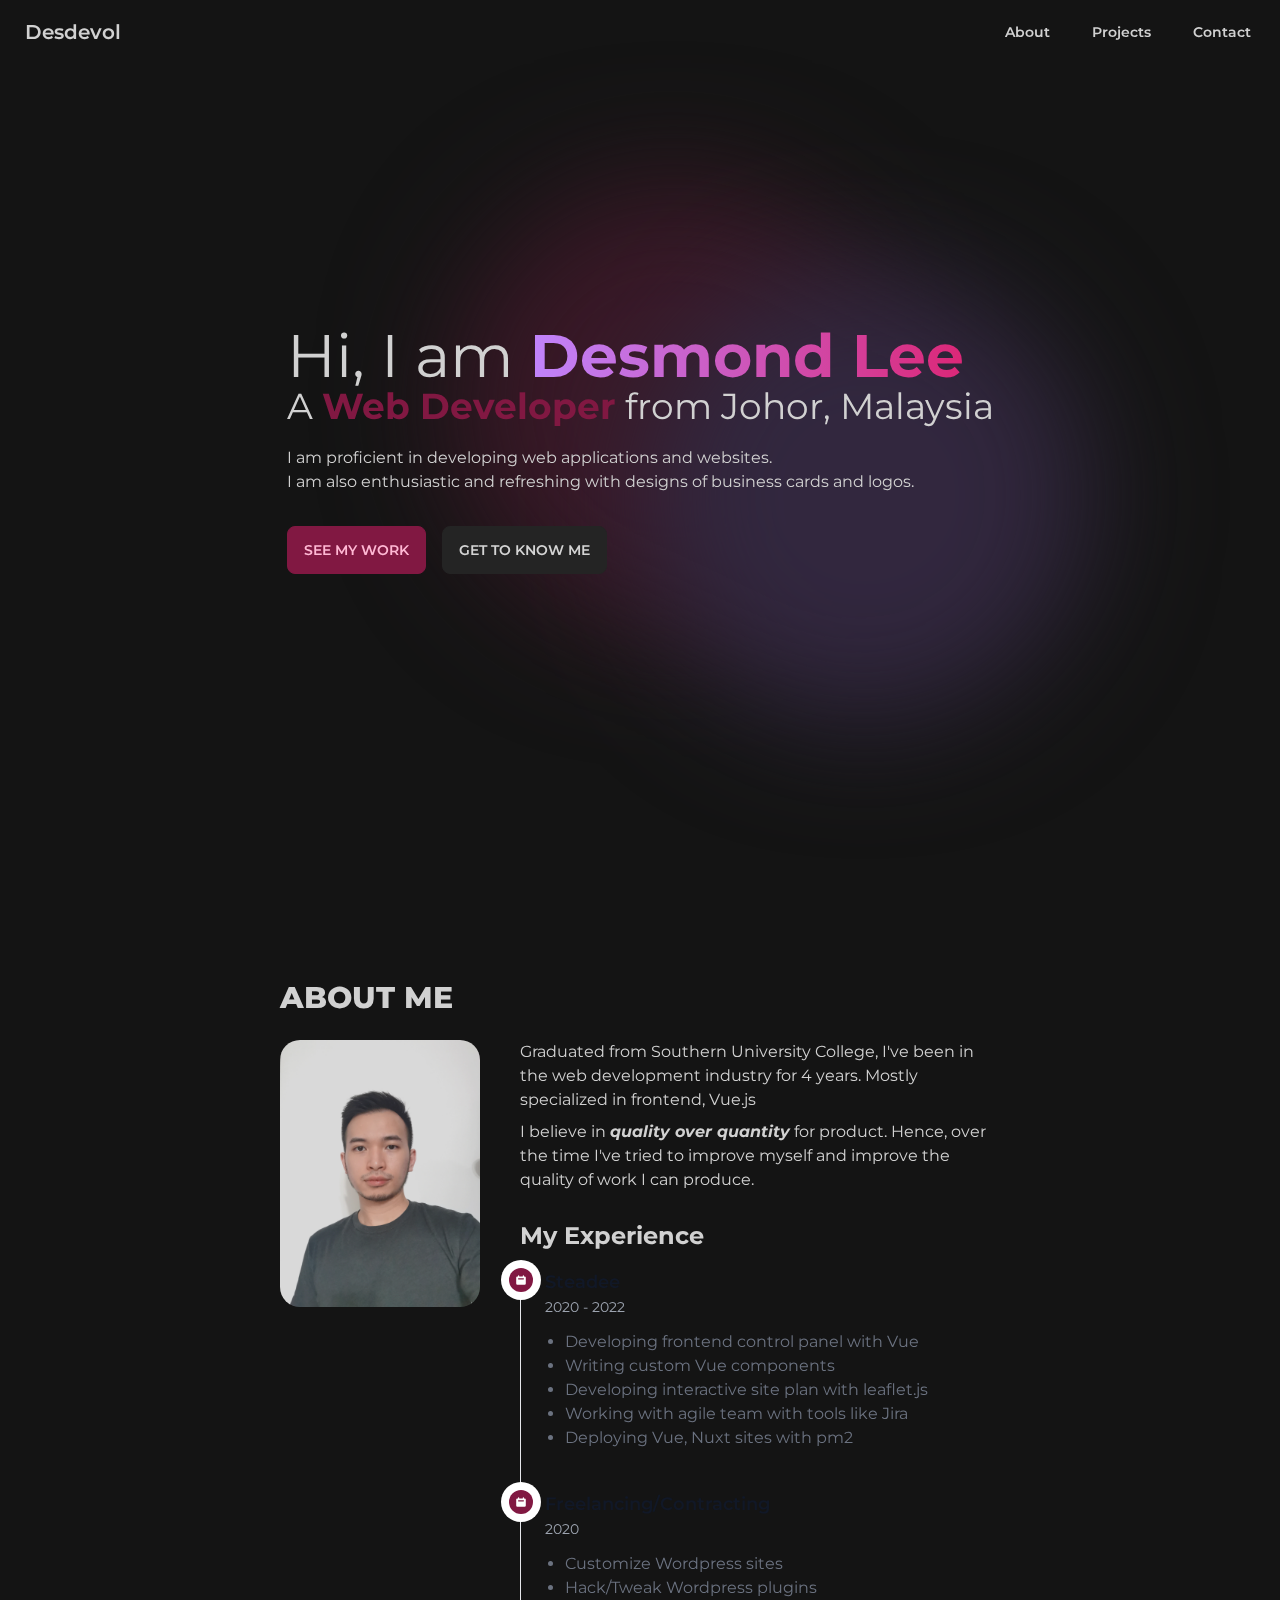
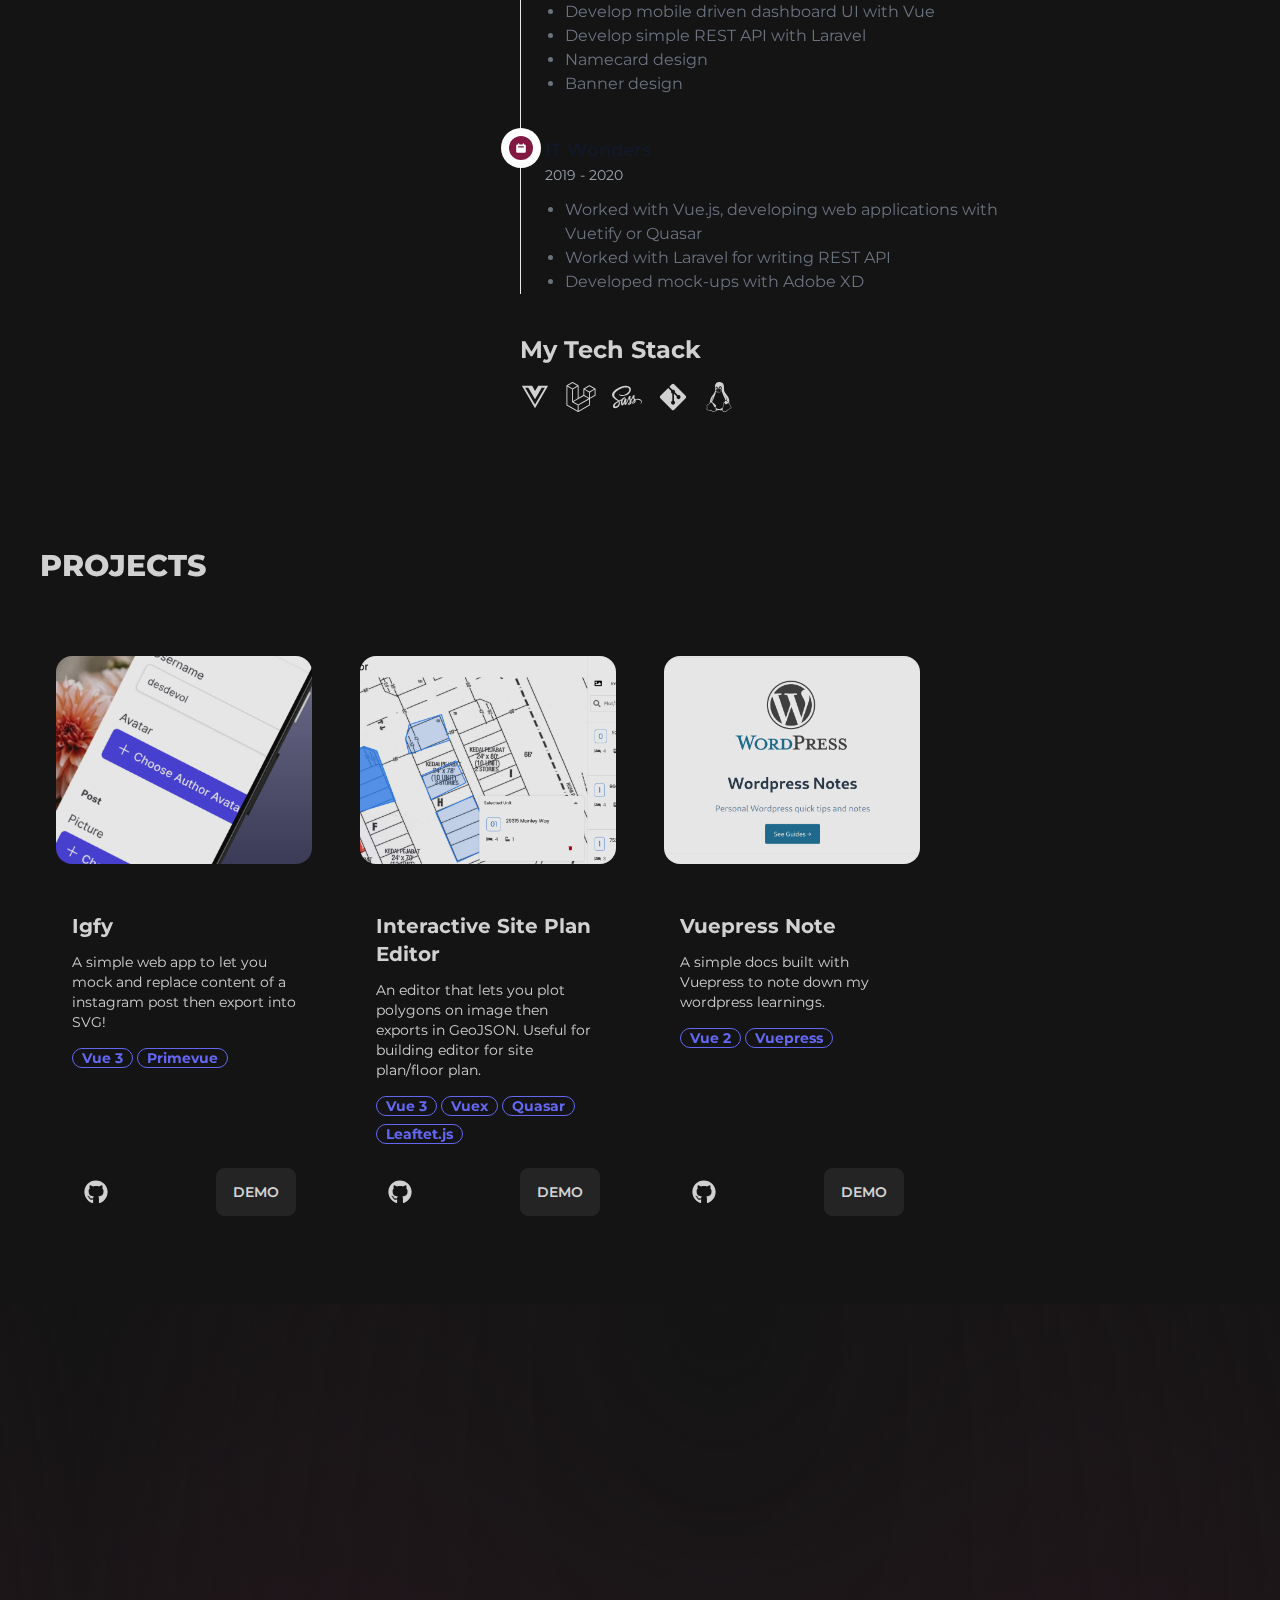
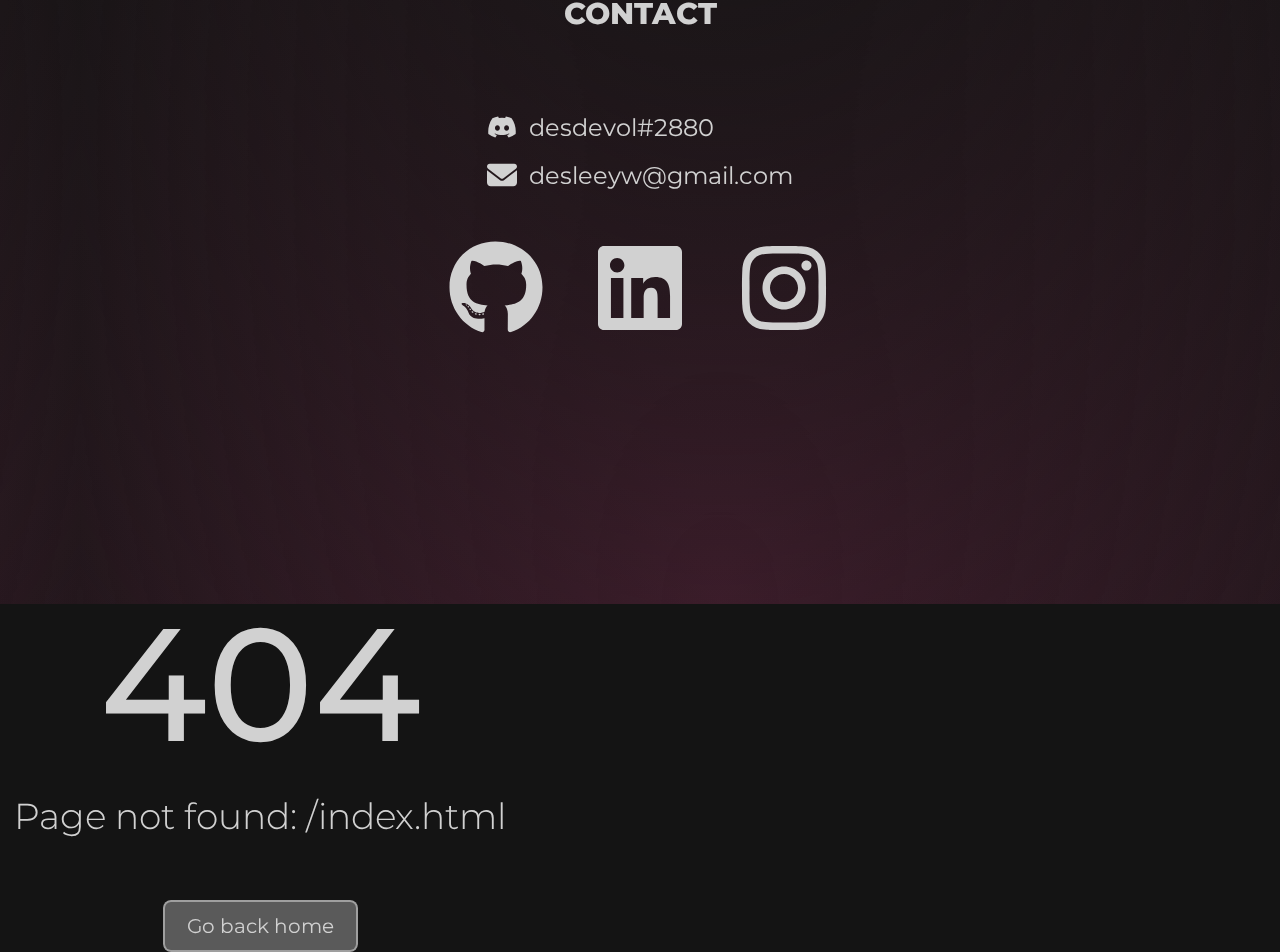
<file: index.html>
<!DOCTYPE html>
<html class="dark" data-head-attrs="class">
<head><title>Desdevol</title><meta charset="utf-8"><link rel="icon" type="image/x-icon" href="/favicon.ico"><meta charset="utf-8"><meta name="viewport" content="width=device-width, initial-scale=1"><meta hid="description" name="description" content="Desmond Lee. Web developer from Malaysia. Tech stack: Vue, Laravel."><meta hid="og:image" property="og:image" content="https://portfolio-desdevol.vercel.app/img/website-thumbnail.png"><link rel="icon" type="image/x-icon" href="/favicon.ico"><meta name="head:count" content="7"><link rel="modulepreload" href="/_payload.js"><link rel="modulepreload" as="script" crossorigin href="/_nuxt/entry.77460e37.js"><link rel="modulepreload" as="script" crossorigin href="/_nuxt/main.de41ee18.js"><link rel="modulepreload" as="script" crossorigin href="/_nuxt/Icon.1858a987.js"><link rel="modulepreload" as="script" crossorigin href="/_nuxt/index.23388996.js"><link rel="prefetch" as="script" crossorigin href="/_nuxt/error-component.4ce9af1f.js"><link rel="prefetch" as="script" crossorigin href="/_nuxt/content.70c0d597.js"><link rel="prefetch stylesheet" href="/_nuxt/entry.ed022537.css"><style>/*! tailwindcss v3.1.8 | MIT License | https://tailwindcss.com*/*,:after,:before{border:0 solid #e5e7eb;box-sizing:border-box}:after,:before{--tw-content:""}html{-webkit-text-size-adjust:100%;font-family:ui-sans-serif,system-ui,-apple-system,BlinkMacSystemFont,Segoe UI,Roboto,Helvetica Neue,Arial,Noto Sans,sans-serif,Apple Color Emoji,Segoe UI Emoji,Segoe UI Symbol,Noto Color Emoji;line-height:1.5;-moz-tab-size:4;-o-tab-size:4;tab-size:4}body{line-height:inherit;margin:0}hr{border-top-width:1px;color:inherit;height:0}abbr:where([title]){-webkit-text-decoration:underline dotted;text-decoration:underline dotted}h1,h2,h3,h4,h5,h6{font-size:inherit;font-weight:inherit}a{color:inherit;text-decoration:inherit}b,strong{font-weight:bolder}code,kbd,pre,samp{font-family:ui-monospace,SFMono-Regular,Menlo,Monaco,Consolas,Liberation Mono,Courier New,monospace;font-size:1em}small{font-size:80%}sub,sup{font-size:75%;line-height:0;position:relative;vertical-align:baseline}sub{bottom:-.25em}sup{top:-.5em}table{border-collapse:collapse;border-color:inherit;text-indent:0}button,input,optgroup,select,textarea{color:inherit;font-family:inherit;font-size:100%;font-weight:inherit;line-height:inherit;margin:0;padding:0}button,select{text-transform:none}[type=button],[type=reset],[type=submit],button{-webkit-appearance:button;background-color:transparent;background-image:none}:-moz-focusring{outline:auto}:-moz-ui-invalid{box-shadow:none}progress{vertical-align:baseline}::-webkit-inner-spin-button,::-webkit-outer-spin-button{height:auto}[type=search]{-webkit-appearance:textfield;outline-offset:-2px}::-webkit-search-decoration{-webkit-appearance:none}::-webkit-file-upload-button{-webkit-appearance:button;font:inherit}summary{display:list-item}blockquote,dd,dl,figure,h1,h2,h3,h4,h5,h6,hr,p,pre{margin:0}fieldset{margin:0}fieldset,legend{padding:0}menu,ol,ul{list-style:none;margin:0;padding:0}textarea{resize:vertical}input::-moz-placeholder,textarea::-moz-placeholder{color:#9ca3af;opacity:1}input::placeholder,textarea::placeholder{color:#9ca3af;opacity:1}[role=button],button{cursor:pointer}:disabled{cursor:default}audio,canvas,embed,iframe,img,object,svg,video{display:block;vertical-align:middle}img,video{height:auto;max-width:100%}:root,[data-theme]{background-color:hsla(var(--b1)/1);background-color:hsla(var(--b1)/var(--tw-bg-opacity,1));color:hsla(var(--bc)/1);color:hsla(var(--bc)/var(--tw-text-opacity,1))}html{-webkit-tap-highlight-color:transparent}:root{--p:336 69% 30%;--pf:336 69% 24%;--sf:239 84% 53%;--af:217 91% 48%;--nf:0 0% 11%;--b2:0 0% 7%;--b3:0 0% 7%;--bc:0 0% 82%;--pc:336 100% 86%;--sc:239 100% 93%;--ac:217 100% 92%;--nc:0 0% 83%;--inc:198 100% 12%;--suc:158 100% 10%;--wac:38 100% 10%;--erc:343 100% 87%;--rounded-box:1rem;--rounded-btn:0.5rem;--rounded-badge:1.9rem;--animation-btn:0.25s;--animation-input:.2s;--btn-text-case:uppercase;--btn-focus-scale:0.95;--border-btn:1px;--tab-border:1px;--tab-radius:0.5rem;--s:239 84% 67%;--a:217 91% 60%;--n:0 0% 14%;--b1:0 0% 8%;--in:198 93% 60%;--su:158 64% 52%;--wa:38 92% 50%;--er:343 80% 35%}*,:after,:before{--tw-border-spacing-x:0;--tw-border-spacing-y:0;--tw-translate-x:0;--tw-translate-y:0;--tw-rotate:0;--tw-skew-x:0;--tw-skew-y:0;--tw-scale-x:1;--tw-scale-y:1;--tw-pan-x: ;--tw-pan-y: ;--tw-pinch-zoom: ;--tw-scroll-snap-strictness:proximity;--tw-ordinal: ;--tw-slashed-zero: ;--tw-numeric-figure: ;--tw-numeric-spacing: ;--tw-numeric-fraction: ;--tw-ring-inset: ;--tw-ring-offset-width:0px;--tw-ring-offset-color:#fff;--tw-ring-color:rgba(59,130,246,.5);--tw-ring-offset-shadow:0 0 #0000;--tw-ring-shadow:0 0 #0000;--tw-shadow:0 0 #0000;--tw-shadow-colored:0 0 #0000;--tw-blur: ;--tw-brightness: ;--tw-contrast: ;--tw-grayscale: ;--tw-hue-rotate: ;--tw-invert: ;--tw-saturate: ;--tw-sepia: ;--tw-drop-shadow: ;--tw-backdrop-blur: ;--tw-backdrop-brightness: ;--tw-backdrop-contrast: ;--tw-backdrop-grayscale: ;--tw-backdrop-hue-rotate: ;--tw-backdrop-invert: ;--tw-backdrop-opacity: ;--tw-backdrop-saturate: ;--tw-backdrop-sepia: }::-webkit-backdrop{--tw-border-spacing-x:0;--tw-border-spacing-y:0;--tw-translate-x:0;--tw-translate-y:0;--tw-rotate:0;--tw-skew-x:0;--tw-skew-y:0;--tw-scale-x:1;--tw-scale-y:1;--tw-pan-x: ;--tw-pan-y: ;--tw-pinch-zoom: ;--tw-scroll-snap-strictness:proximity;--tw-ordinal: ;--tw-slashed-zero: ;--tw-numeric-figure: ;--tw-numeric-spacing: ;--tw-numeric-fraction: ;--tw-ring-inset: ;--tw-ring-offset-width:0px;--tw-ring-offset-color:#fff;--tw-ring-color:rgba(59,130,246,.5);--tw-ring-offset-shadow:0 0 #0000;--tw-ring-shadow:0 0 #0000;--tw-shadow:0 0 #0000;--tw-shadow-colored:0 0 #0000;--tw-blur: ;--tw-brightness: ;--tw-contrast: ;--tw-grayscale: ;--tw-hue-rotate: ;--tw-invert: ;--tw-saturate: ;--tw-sepia: ;--tw-drop-shadow: ;--tw-backdrop-blur: ;--tw-backdrop-brightness: ;--tw-backdrop-contrast: ;--tw-backdrop-grayscale: ;--tw-backdrop-hue-rotate: ;--tw-backdrop-invert: ;--tw-backdrop-opacity: ;--tw-backdrop-saturate: ;--tw-backdrop-sepia: }::backdrop{--tw-border-spacing-x:0;--tw-border-spacing-y:0;--tw-translate-x:0;--tw-translate-y:0;--tw-rotate:0;--tw-skew-x:0;--tw-skew-y:0;--tw-scale-x:1;--tw-scale-y:1;--tw-pan-x: ;--tw-pan-y: ;--tw-pinch-zoom: ;--tw-scroll-snap-strictness:proximity;--tw-ordinal: ;--tw-slashed-zero: ;--tw-numeric-figure: ;--tw-numeric-spacing: ;--tw-numeric-fraction: ;--tw-ring-inset: ;--tw-ring-offset-width:0px;--tw-ring-offset-color:#fff;--tw-ring-color:rgba(59,130,246,.5);--tw-ring-offset-shadow:0 0 #0000;--tw-ring-shadow:0 0 #0000;--tw-shadow:0 0 #0000;--tw-shadow-colored:0 0 #0000;--tw-blur: ;--tw-brightness: ;--tw-contrast: ;--tw-grayscale: ;--tw-hue-rotate: ;--tw-invert: ;--tw-saturate: ;--tw-sepia: ;--tw-drop-shadow: ;--tw-backdrop-blur: ;--tw-backdrop-brightness: ;--tw-backdrop-contrast: ;--tw-backdrop-grayscale: ;--tw-backdrop-hue-rotate: ;--tw-backdrop-invert: ;--tw-backdrop-opacity: ;--tw-backdrop-saturate: ;--tw-backdrop-sepia: }.container{width:100%}@media (min-width:640px){.container{max-width:640px}}@media (min-width:768px){.container{max-width:768px}}@media (min-width:1024px){.container{max-width:1024px}}@media (min-width:1280px){.container{max-width:1280px}}@media (min-width:1536px){.container{max-width:1536px}}.badge{border-color:hsl(var(--n)/var(--tw-border-opacity));border-radius:1.9rem;border-radius:var(--rounded-badge,1.9rem);height:1.25rem;padding-left:.563rem;padding-right:.563rem;width:-webkit-fit-content;width:-moz-fit-content;width:fit-content}.badge,.btn{--tw-border-opacity:1;--tw-bg-opacity:1;--tw-text-opacity:1;align-items:center;background-color:hsl(var(--n)/var(--tw-bg-opacity));border-width:1px;color:hsl(var(--nc)/var(--tw-text-opacity));display:inline-flex;font-size:.875rem;justify-content:center;line-height:1.25rem;transition-duration:.2s;transition-property:color,background-color,border-color,text-decoration-color,fill,stroke,opacity,box-shadow,transform,filter,-webkit-backdrop-filter;transition-property:color,background-color,border-color,text-decoration-color,fill,stroke,opacity,box-shadow,transform,filter,backdrop-filter;transition-property:color,background-color,border-color,text-decoration-color,fill,stroke,opacity,box-shadow,transform,filter,backdrop-filter,-webkit-backdrop-filter;transition-timing-function:cubic-bezier(.4,0,.2,1)}.btn{-webkit-animation:button-pop .25s ease-out;animation:button-pop .25s ease-out;-webkit-animation:button-pop var(--animation-btn,.25s) ease-out;animation:button-pop var(--animation-btn,.25s) ease-out;border-color:transparent;border-color:hsl(var(--n)/var(--tw-border-opacity));border-radius:.5rem;border-radius:var(--rounded-btn,.5rem);border-width:var(--border-btn,1px);cursor:pointer;flex-shrink:0;flex-wrap:wrap;font-weight:600;height:3rem;line-height:1em;min-height:3rem;padding-left:1rem;padding-right:1rem;text-align:center;text-decoration-line:none;text-transform:uppercase;text-transform:var(--btn-text-case,uppercase);-webkit-user-select:none;-moz-user-select:none;user-select:none}.btn-disabled,.btn[disabled]{pointer-events:none}.btn-circle{border-radius:9999px;height:3rem;padding:0;width:3rem}.btn.loading,.btn.loading:hover{pointer-events:none}.btn.loading:before{-webkit-animation:spin 2s linear infinite;animation:spin 2s linear infinite;border-color:transparent currentColor currentColor transparent;border-radius:9999px;border-width:2px;content:"";height:1rem;margin-right:.5rem;width:1rem}@media (prefers-reduced-motion:reduce){.btn.loading:before{-webkit-animation:spin 10s linear infinite;animation:spin 10s linear infinite}}@-webkit-keyframes spin{0%{transform:rotate(0deg)}to{transform:rotate(1turn)}}@keyframes spin{0%{transform:rotate(0deg)}to{transform:rotate(1turn)}}.btn-group>input[type=radio].btn{-webkit-appearance:none;-moz-appearance:none;appearance:none}.btn-group>input[type=radio].btn:before{content:attr(data-title)}.card{border-radius:1rem;border-radius:var(--rounded-box,1rem);display:flex;flex-direction:column;overflow:hidden;position:relative}.card:focus{outline:2px solid transparent;outline-offset:2px}.card figure{align-items:center;display:flex;justify-content:center}.card.image-full{display:grid}.card.image-full:before{--tw-bg-opacity:1;background-color:hsl(var(--n)/var(--tw-bg-opacity));border-radius:1rem;border-radius:var(--rounded-box,1rem);content:"";opacity:.75;position:relative;z-index:10}.card.image-full:before,.card.image-full>*{grid-column-start:1;grid-row-start:1}.card.image-full>figure img{height:100%;-o-object-fit:cover;object-fit:cover}.card.image-full>.card-body{--tw-text-opacity:1;color:hsl(var(--nc)/var(--tw-text-opacity));position:relative;z-index:20}.link{cursor:pointer;text-decoration-line:underline}.menu{display:flex;flex-direction:column}.menu.horizontal{display:inline-flex;flex-direction:row}.menu.horizontal :where(li){flex-direction:row}.menu :where(li){align-items:stretch;display:flex;flex-direction:column;flex-wrap:wrap;position:relative}.menu :where(li:not(.menu-title))>:where(:not(ul)){display:flex}.menu :where(li:not(.disabled):not(.menu-title))>:where(:not(ul)){align-items:center;cursor:pointer;outline:2px solid transparent;outline-offset:2px;-webkit-user-select:none;-moz-user-select:none;user-select:none}.menu>:where(li>:not(ul):focus){outline:2px solid transparent;outline-offset:2px}.menu>:where(li.disabled>:not(ul):focus){cursor:auto}.menu>:where(li) :where(ul){align-items:stretch;display:flex;flex-direction:column}.menu>:where(li)>:where(ul){border-bottom-left-radius:inherit;border-bottom-right-radius:inherit;border-top-left-radius:inherit;border-top-right-radius:inherit;display:none;left:100%;position:absolute;top:auto}.menu>:where(li:hover)>:where(ul){display:flex}.menu>:where(li:focus)>:where(ul){display:flex}.navbar{align-items:center;display:flex;min-height:4rem;padding:.5rem;padding:var(--navbar-padding,.5rem);width:100%}:where(.navbar>*){align-items:center;display:inline-flex}.stack{display:inline-grid;place-items:center;align-items:flex-end}.stack>*{grid-column-start:1;grid-row-start:1;opacity:.6;transform:translateY(1rem) scale(.9);width:100%;z-index:1}.stack>:nth-child(2){opacity:.8;transform:translateY(.5rem) scale(.95);z-index:2}.stack>:first-child{opacity:1;transform:translateY(0) scale(1);z-index:3}.badge-secondary{--tw-border-opacity:1;--tw-bg-opacity:1;--tw-text-opacity:1;background-color:hsl(var(--s)/var(--tw-bg-opacity));border-color:hsl(var(--s)/var(--tw-border-opacity));color:hsl(var(--sc)/var(--tw-text-opacity))}.badge-outline{--tw-border-opacity:0.5;background-color:transparent;border-color:currentColor;color:currentColor}.badge-outline.badge-primary{--tw-text-opacity:1;color:hsl(var(--p)/var(--tw-text-opacity))}.badge-outline.badge-secondary{--tw-text-opacity:1;color:hsl(var(--s)/var(--tw-text-opacity))}.badge-outline.badge-accent{--tw-text-opacity:1;color:hsl(var(--a)/var(--tw-text-opacity))}.badge-outline.badge-info{--tw-text-opacity:1;color:hsl(var(--in)/var(--tw-text-opacity))}.badge-outline.badge-success{--tw-text-opacity:1;color:hsl(var(--su)/var(--tw-text-opacity))}.badge-outline.badge-warning{--tw-text-opacity:1;color:hsl(var(--wa)/var(--tw-text-opacity))}.badge-outline.badge-error{--tw-text-opacity:1;color:hsl(var(--er)/var(--tw-text-opacity))}.btn-outline .badge{--tw-border-opacity:1;--tw-text-opacity:1;border-color:hsl(var(--nf,var(--n))/var(--tw-border-opacity));color:hsl(var(--nc)/var(--tw-text-opacity))}.btn-outline.btn-primary .badge{--tw-border-opacity:1;--tw-bg-opacity:1;--tw-text-opacity:1;background-color:hsl(var(--p)/var(--tw-bg-opacity));border-color:hsl(var(--p)/var(--tw-border-opacity));color:hsl(var(--pc)/var(--tw-text-opacity))}.btn-outline.btn-secondary .badge{--tw-border-opacity:1;--tw-bg-opacity:1;--tw-text-opacity:1;background-color:hsl(var(--s)/var(--tw-bg-opacity));border-color:hsl(var(--s)/var(--tw-border-opacity));color:hsl(var(--sc)/var(--tw-text-opacity))}.btn-outline.btn-accent .badge{--tw-border-opacity:1;--tw-bg-opacity:1;--tw-text-opacity:1;background-color:hsl(var(--a)/var(--tw-bg-opacity));border-color:hsl(var(--a)/var(--tw-border-opacity));color:hsl(var(--ac)/var(--tw-text-opacity))}.btn-outline .badge.outline{--tw-border-opacity:1;background-color:transparent;border-color:hsl(var(--nf,var(--n))/var(--tw-border-opacity))}.btn-outline.btn-primary .badge-outline{--tw-border-opacity:1;--tw-text-opacity:1;background-color:transparent;border-color:hsl(var(--p)/var(--tw-border-opacity));color:hsl(var(--p)/var(--tw-text-opacity))}.btn-outline.btn-secondary .badge-outline{--tw-border-opacity:1;--tw-text-opacity:1;background-color:transparent;border-color:hsl(var(--s)/var(--tw-border-opacity));color:hsl(var(--s)/var(--tw-text-opacity))}.btn-outline.btn-accent .badge-outline{--tw-border-opacity:1;--tw-text-opacity:1;background-color:transparent;border-color:hsl(var(--a)/var(--tw-border-opacity));color:hsl(var(--a)/var(--tw-text-opacity))}.btn-outline.btn-info .badge-outline{--tw-border-opacity:1;--tw-text-opacity:1;background-color:transparent;border-color:hsl(var(--in)/var(--tw-border-opacity));color:hsl(var(--in)/var(--tw-text-opacity))}.btn-outline.btn-success .badge-outline{--tw-border-opacity:1;--tw-text-opacity:1;background-color:transparent;border-color:hsl(var(--su)/var(--tw-border-opacity));color:hsl(var(--su)/var(--tw-text-opacity))}.btn-outline.btn-warning .badge-outline{--tw-border-opacity:1;--tw-text-opacity:1;background-color:transparent;border-color:hsl(var(--wa)/var(--tw-border-opacity));color:hsl(var(--wa)/var(--tw-text-opacity))}.btn-outline.btn-error .badge-outline{--tw-border-opacity:1;--tw-text-opacity:1;background-color:transparent;border-color:hsl(var(--er)/var(--tw-border-opacity));color:hsl(var(--er)/var(--tw-text-opacity))}.btn-outline:hover .badge{--tw-border-opacity:1;--tw-bg-opacity:1;--tw-text-opacity:1;background-color:hsl(var(--b1)/var(--tw-bg-opacity));background-color:hsl(var(--b2,var(--b1))/var(--tw-bg-opacity));border-color:hsl(var(--b2,var(--b1))/var(--tw-border-opacity));color:hsl(var(--bc)/var(--tw-text-opacity))}.btn-outline:hover .badge.outline{--tw-border-opacity:1;--tw-text-opacity:1;border-color:hsl(var(--b2,var(--b1))/var(--tw-border-opacity));color:hsl(var(--nc)/var(--tw-text-opacity))}.btn-outline.btn-primary:hover .badge{background-color:hsl(var(--pc)/var(--tw-bg-opacity));color:hsl(var(--p)/var(--tw-text-opacity))}.btn-outline.btn-primary:hover .badge,.btn-outline.btn-primary:hover .badge.outline{--tw-border-opacity:1;--tw-bg-opacity:1;--tw-text-opacity:1;border-color:hsl(var(--pc)/var(--tw-border-opacity))}.btn-outline.btn-primary:hover .badge.outline{background-color:hsl(var(--p)/var(--tw-bg-opacity));background-color:hsl(var(--pf,var(--p))/var(--tw-bg-opacity));color:hsl(var(--pc)/var(--tw-text-opacity))}.btn-outline.btn-secondary:hover .badge{background-color:hsl(var(--sc)/var(--tw-bg-opacity));color:hsl(var(--s)/var(--tw-text-opacity))}.btn-outline.btn-secondary:hover .badge,.btn-outline.btn-secondary:hover .badge.outline{--tw-border-opacity:1;--tw-bg-opacity:1;--tw-text-opacity:1;border-color:hsl(var(--sc)/var(--tw-border-opacity))}.btn-outline.btn-secondary:hover .badge.outline{background-color:hsl(var(--s)/var(--tw-bg-opacity));background-color:hsl(var(--sf,var(--s))/var(--tw-bg-opacity));color:hsl(var(--sc)/var(--tw-text-opacity))}.btn-outline.btn-accent:hover .badge{background-color:hsl(var(--ac)/var(--tw-bg-opacity));color:hsl(var(--a)/var(--tw-text-opacity))}.btn-outline.btn-accent:hover .badge,.btn-outline.btn-accent:hover .badge.outline{--tw-border-opacity:1;--tw-bg-opacity:1;--tw-text-opacity:1;border-color:hsl(var(--ac)/var(--tw-border-opacity))}.btn-outline.btn-accent:hover .badge.outline{background-color:hsl(var(--a)/var(--tw-bg-opacity));background-color:hsl(var(--af,var(--a))/var(--tw-bg-opacity));color:hsl(var(--ac)/var(--tw-text-opacity))}.btn:active:focus,.btn:active:hover{-webkit-animation:none;animation:none;transform:scale(.95);transform:scale(var(--btn-focus-scale,.95))}.btn-active,.btn:hover{--tw-border-opacity:1;--tw-bg-opacity:1;background-color:hsl(var(--n)/var(--tw-bg-opacity));background-color:hsl(var(--nf,var(--n))/var(--tw-bg-opacity));border-color:hsl(var(--nf,var(--n))/var(--tw-border-opacity))}.btn:focus-visible{outline:2px solid hsl(var(--nf));outline-offset:2px}.btn-primary{--tw-border-opacity:1;--tw-bg-opacity:1;--tw-text-opacity:1;background-color:hsl(var(--p)/var(--tw-bg-opacity));border-color:hsl(var(--p)/var(--tw-border-opacity));color:hsl(var(--pc)/var(--tw-text-opacity))}.btn-primary.btn-active,.btn-primary:hover{--tw-border-opacity:1;--tw-bg-opacity:1;background-color:hsl(var(--p)/var(--tw-bg-opacity));background-color:hsl(var(--pf,var(--p))/var(--tw-bg-opacity));border-color:hsl(var(--pf,var(--p))/var(--tw-border-opacity))}.btn-primary:focus-visible{outline:2px solid hsl(var(--p))}.btn.glass.btn-active,.btn.glass:hover{--glass-opacity:25%;--glass-border-opacity:15%}.btn.glass:focus-visible{outline:2px solid currentColor}.btn-ghost{background-color:transparent;border-color:transparent;border-width:1px;color:currentColor}.btn-ghost.btn-active,.btn-ghost:hover{--tw-border-opacity:0;--tw-bg-opacity:0.2;background-color:hsl(var(--bc)/var(--tw-bg-opacity))}.btn-ghost:focus-visible{outline:2px solid currentColor}.btn-outline.btn-primary{--tw-text-opacity:1;color:hsl(var(--p)/var(--tw-text-opacity))}.btn-outline.btn-primary:hover{--tw-border-opacity:1;--tw-bg-opacity:1;--tw-text-opacity:1;background-color:hsl(var(--p)/var(--tw-bg-opacity));background-color:hsl(var(--pf,var(--p))/var(--tw-bg-opacity));border-color:hsl(var(--pf,var(--p))/var(--tw-border-opacity));color:hsl(var(--pc)/var(--tw-text-opacity))}.btn-disabled,.btn-disabled:hover,.btn[disabled],.btn[disabled]:hover{--tw-border-opacity:0;--tw-bg-opacity:0.2;--tw-text-opacity:0.2;background-color:hsl(var(--n)/var(--tw-bg-opacity));color:hsl(var(--bc)/var(--tw-text-opacity))}.btn.loading.btn-circle:before,.btn.loading.btn-square:before{margin-right:0}.btn.loading.btn-lg:before,.btn.loading.btn-xl:before{height:1.25rem;width:1.25rem}.btn.loading.btn-sm:before,.btn.loading.btn-xs:before{height:.75rem;width:.75rem}.btn-group>.btn-active,.btn-group>input[type=radio]:checked.btn{--tw-border-opacity:1;--tw-bg-opacity:1;--tw-text-opacity:1;background-color:hsl(var(--p)/var(--tw-bg-opacity));border-color:hsl(var(--p)/var(--tw-border-opacity));color:hsl(var(--pc)/var(--tw-text-opacity))}.btn-group>.btn-active:focus-visible,.btn-group>input[type=radio]:checked.btn:focus-visible{outline:2px solid hsl(var(--p))}@-webkit-keyframes button-pop{0%{transform:scale(.95);transform:scale(var(--btn-focus-scale,.95))}40%{transform:scale(1.02)}to{transform:scale(1)}}@keyframes button-pop{0%{transform:scale(.95);transform:scale(var(--btn-focus-scale,.95))}40%{transform:scale(1.02)}to{transform:scale(1)}}.card:focus-visible{outline:2px solid currentColor;outline-offset:2px}.card.bordered{--tw-border-opacity:1;border-color:hsl(var(--b2,var(--b1))/var(--tw-border-opacity));border-width:1px}.card.compact .card-body{font-size:.875rem;line-height:1.25rem;padding:1rem}@-webkit-keyframes checkmark{0%{background-position-y:5px}50%{background-position-y:-2px}to{background-position-y:0}}@keyframes checkmark{0%{background-position-y:5px}50%{background-position-y:-2px}to{background-position-y:0}}.drawer-toggle:focus-visible~.drawer-content .drawer-button.btn-primary{outline:2px solid hsl(var(--p))}.drawer-toggle:focus-visible~.drawer-content .drawer-button.btn-ghost{outline:2px solid currentColor}.link:focus{outline:2px solid transparent;outline-offset:2px}.link:focus-visible{outline:2px solid currentColor;outline-offset:2px}.menu.horizontal li.bordered>a,.menu.horizontal li.bordered>button,.menu.horizontal li.bordered>span{--tw-border-opacity:1;border-bottom-width:4px;border-color:hsl(var(--p)/var(--tw-border-opacity));border-left-width:0}.menu[class*=" p-"] li>*,.menu[class^=p-] li>*{border-radius:.5rem;border-radius:var(--rounded-btn,.5rem)}.menu :where(li.bordered>*){--tw-border-opacity:1;border-color:hsl(var(--p)/var(--tw-border-opacity));border-left-width:4px}.menu :where(li)>:where(:not(ul)){color:currentColor;gap:.75rem;padding:.75rem 1rem}.menu :where(li:not(.menu-title):not(:empty))>:where(:not(ul):focus),.menu :where(li:not(.menu-title):not(:empty))>:where(:not(ul):hover){--tw-bg-opacity:0.1;background-color:hsl(var(--bc)/var(--tw-bg-opacity))}.menu :where(li:not(.menu-title):not(:empty))>:where(:not(ul).active),.menu :where(li:not(.menu-title):not(:empty))>:where(:not(ul):active){--tw-bg-opacity:1;--tw-text-opacity:1;background-color:hsl(var(--p)/var(--tw-bg-opacity));color:hsl(var(--pc)/var(--tw-text-opacity))}.menu :where(li:empty){--tw-bg-opacity:0.1;background-color:hsl(var(--bc)/var(--tw-bg-opacity));height:1px;margin:.5rem 1rem}.menu li.disabled>*{--tw-text-opacity:0.2;color:hsl(var(--bc)/var(--tw-text-opacity));-webkit-user-select:none;-moz-user-select:none;user-select:none}.menu li.disabled>:hover{background-color:transparent}.menu li.hover-bordered a{border-color:transparent;border-left-width:4px}.menu li.hover-bordered a:hover{--tw-border-opacity:1;border-color:hsl(var(--p)/var(--tw-border-opacity))}.menu.compact li>a,.menu.compact li>span{font-size:.875rem;line-height:1.25rem;padding-bottom:.5rem;padding-top:.5rem}.menu .menu-title>*{--tw-text-opacity:0.4;color:hsl(var(--bc)/var(--tw-text-opacity));font-size:.75rem;font-weight:700;line-height:1rem;padding-bottom:.25rem;padding-top:.25rem}.menu :where(li:not(.disabled))>:where(:not(ul)){outline:2px solid transparent;outline-offset:2px;transition-duration:.2s;transition-property:color,background-color,border-color,text-decoration-color,fill,stroke,opacity,box-shadow,transform,filter,-webkit-backdrop-filter;transition-property:color,background-color,border-color,text-decoration-color,fill,stroke,opacity,box-shadow,transform,filter,backdrop-filter;transition-property:color,background-color,border-color,text-decoration-color,fill,stroke,opacity,box-shadow,transform,filter,backdrop-filter,-webkit-backdrop-filter;transition-timing-function:cubic-bezier(.4,0,.2,1)}.menu>:where(li:first-child){border-bottom-left-radius:unset;border-bottom-right-radius:unset;border-top-left-radius:inherit;border-top-right-radius:inherit}.menu>:where(li:first-child)>:where(:not(ul)){border-bottom-left-radius:unset;border-bottom-right-radius:unset;border-top-left-radius:inherit;border-top-right-radius:inherit}.menu>:where(li:last-child){border-bottom-left-radius:inherit;border-bottom-right-radius:inherit;border-top-left-radius:unset;border-top-right-radius:unset}.menu>:where(li:last-child)>:where(:not(ul)){border-bottom-left-radius:inherit;border-bottom-right-radius:inherit;border-top-left-radius:unset;border-top-right-radius:unset}.menu>:where(li)>:where(ul) :where(li){white-space:nowrap;width:100%}.menu>:where(li)>:where(ul) :where(li) :where(ul){padding-left:1rem}.menu>:where(li)>:where(ul) :where(li)>:where(:not(ul)){white-space:nowrap;width:100%}.menu>:where(li)>:where(ul)>:where(li:first-child){border-bottom-left-radius:unset;border-bottom-right-radius:unset;border-top-left-radius:inherit;border-top-right-radius:inherit}.menu>:where(li)>:where(ul)>:where(li:first-child)>:where(:not(ul)){border-bottom-left-radius:unset;border-bottom-right-radius:unset;border-top-left-radius:inherit;border-top-right-radius:inherit}.menu>:where(li)>:where(ul)>:where(li:last-child){border-bottom-left-radius:inherit;border-bottom-right-radius:inherit;border-top-left-radius:unset;border-top-right-radius:unset}.menu>:where(li)>:where(ul)>:where(li:last-child)>:where(:not(ul)){border-bottom-left-radius:inherit;border-bottom-right-radius:inherit;border-top-left-radius:unset;border-top-right-radius:unset}@-webkit-keyframes progress-loading{50%{left:107%}}@keyframes progress-loading{50%{left:107%}}@-webkit-keyframes radiomark{0%{box-shadow:0 0 0 12px hsl(var(--b1)) inset,0 0 0 12px hsl(var(--b1)) inset}50%{box-shadow:0 0 0 3px hsl(var(--b1)) inset,0 0 0 3px hsl(var(--b1)) inset}to{box-shadow:0 0 0 4px hsl(var(--b1)) inset,0 0 0 4px hsl(var(--b1)) inset}}@keyframes radiomark{0%{box-shadow:0 0 0 12px hsl(var(--b1)) inset,0 0 0 12px hsl(var(--b1)) inset}50%{box-shadow:0 0 0 3px hsl(var(--b1)) inset,0 0 0 3px hsl(var(--b1)) inset}to{box-shadow:0 0 0 4px hsl(var(--b1)) inset,0 0 0 4px hsl(var(--b1)) inset}}@-webkit-keyframes rating-pop{0%{transform:translateY(-.125em)}40%{transform:translateY(-.125em)}to{transform:translateY(0)}}@keyframes rating-pop{0%{transform:translateY(-.125em)}40%{transform:translateY(-.125em)}to{transform:translateY(0)}}@-webkit-keyframes toast-pop{0%{opacity:0;transform:scale(.9)}to{opacity:1;transform:scale(1)}}@keyframes toast-pop{0%{opacity:0;transform:scale(.9)}to{opacity:1;transform:scale(1)}}.btn-md{font-size:.875rem;height:3rem;min-height:3rem;padding-left:1rem;padding-right:1rem}.btn-square:where(.btn-md){height:3rem;padding:0;width:3rem}.btn-circle:where(.btn-xs){border-radius:9999px;height:1.5rem;padding:0;width:1.5rem}.btn-circle:where(.btn-sm){border-radius:9999px;height:2rem;padding:0;width:2rem}.btn-circle:where(.btn-md){border-radius:9999px;height:3rem;padding:0;width:3rem}.btn-circle:where(.btn-lg){border-radius:9999px;height:4rem;padding:0;width:4rem}.menu-horizontal{display:inline-flex;flex-direction:row}.menu-horizontal :where(li){flex-direction:row}.menu-horizontal>:where(li)>:where(ul){left:auto;top:100%}.btn-group .btn:not(:first-of-type):not(:last-of-type),.btn-group.btn-group-horizontal .btn:not(:first-of-type):not(:last-of-type){border-bottom-left-radius:0;border-bottom-right-radius:0;border-top-left-radius:0;border-top-right-radius:0}.btn-group .btn:first-of-type,.btn-group.btn-group-horizontal .btn:first-of-type{border-bottom-left-radius:.5rem;border-bottom-left-radius:var(--rounded-btn,.5rem);border-bottom-right-radius:0;border-top-left-radius:.5rem;border-top-left-radius:var(--rounded-btn,.5rem);border-top-right-radius:0;margin-left:-1px;margin-top:0}.btn-group .btn:last-of-type,.btn-group.btn-group-horizontal .btn:last-of-type{border-bottom-left-radius:0;border-bottom-right-radius:.5rem;border-bottom-right-radius:var(--rounded-btn,.5rem);border-top-left-radius:0;border-top-right-radius:.5rem;border-top-right-radius:var(--rounded-btn,.5rem)}.btn-group.btn-group-vertical .btn:first-of-type{border-bottom-left-radius:0;border-bottom-right-radius:0;border-top-left-radius:.5rem;border-top-left-radius:var(--rounded-btn,.5rem);border-top-right-radius:.5rem;border-top-right-radius:var(--rounded-btn,.5rem);margin-left:0;margin-top:-1px}.btn-group.btn-group-vertical .btn:last-of-type{border-bottom-left-radius:.5rem;border-bottom-left-radius:var(--rounded-btn,.5rem);border-bottom-right-radius:.5rem;border-bottom-right-radius:var(--rounded-btn,.5rem);border-top-left-radius:0;border-top-right-radius:0}.card-compact .card-body{font-size:.875rem;line-height:1.25rem;padding:1rem}.card-compact .card-title{margin-bottom:.25rem}.menu-horizontal :where(li.bordered>*){border-bottom-width:4px;border-left-width:0}.menu-horizontal>:where(li:first-child){border-bottom-left-radius:inherit;border-bottom-right-radius:unset;border-top-left-radius:inherit;border-top-right-radius:unset}.menu-horizontal>:where(li:first-child)>:where(:not(ul)){border-bottom-left-radius:inherit;border-bottom-right-radius:unset;border-top-left-radius:inherit;border-top-right-radius:unset}.menu-horizontal>:where(li:last-child){border-bottom-left-radius:unset;border-bottom-right-radius:inherit;border-top-left-radius:unset;border-top-right-radius:inherit}.menu-horizontal>:where(li:last-child)>:where(:not(ul)){border-bottom-left-radius:unset;border-bottom-right-radius:inherit;border-top-left-radius:unset;border-top-right-radius:inherit}.visible{visibility:visible}.fixed{position:fixed}.absolute{position:absolute}.relative{position:relative}.-left-3{left:-.75rem}.right-0{right:0}.z-10{z-index:10}.z-20{z-index:20}.m-auto{margin:auto}.mx-1{margin-left:.25rem;margin-right:.25rem}.mx-auto{margin-left:auto;margin-right:auto}.my-6{margin-bottom:1.5rem;margin-top:1.5rem}.mb-3{margin-bottom:.75rem}.mt-4{margin-top:1rem}.mr-1{margin-right:.25rem}.mb-2{margin-bottom:.5rem}.mb-10{margin-bottom:2.5rem}.ml-6{margin-left:1.5rem}.mb-1{margin-bottom:.25rem}.mb-4{margin-bottom:1rem}.ml-5{margin-left:1.25rem}.mt-5{margin-top:1.25rem}.mt-8{margin-top:2rem}.mb-6{margin-bottom:1.5rem}.mb-8{margin-bottom:2rem}.mb-12{margin-bottom:3rem}.mb-14{margin-bottom:3.5rem}.block{display:block}.flex{display:flex}.grid{display:grid}.hidden{display:none}.h-60{height:15rem}.h-full{height:100%}.h-6{height:1.5rem}.h-3{height:.75rem}.h-screen{height:100vh}.h-fit{height:-webkit-fit-content;height:-moz-fit-content;height:fit-content}.w-full{width:100%}.w-6{width:1.5rem}.w-3{width:.75rem}.w-4\/5{width:80%}.flex-1{flex:1 1 0%}.flex-none{flex:none}.transform{transform:translate(var(--tw-translate-x),var(--tw-translate-y)) rotate(var(--tw-rotate)) skewX(var(--tw-skew-x)) skewY(var(--tw-skew-y)) scaleX(var(--tw-scale-x)) scaleY(var(--tw-scale-y))}.list-disc{list-style-type:disc}.grid-cols-1{grid-template-columns:repeat(1,minmax(0,1fr))}.flex-row{flex-direction:row}.flex-row-reverse{flex-direction:row-reverse}.flex-col{flex-direction:column}.flex-wrap{flex-wrap:wrap}.items-center{align-items:center}.justify-center{justify-content:center}.justify-between{justify-content:space-between}.gap-4{gap:1rem}.gap-10{gap:2.5rem}.overflow-y-auto{overflow-y:auto}.rounded-\[2rem\]{border-radius:2rem}.rounded-full{border-radius:9999px}.rounded-md{border-radius:.375rem}.border-l{border-left-width:1px}.border-gray-200{--tw-border-opacity:1;border-color:rgb(229 231 235/var(--tw-border-opacity))}.bg-primary{--tw-bg-opacity:1;background-color:hsl(var(--p)/var(--tw-bg-opacity))}.bg-base-100\/60{background-color:hsl(var(--b1)/.6)}.bg-white{--tw-bg-opacity:1;background-color:rgb(255 255 255/var(--tw-bg-opacity))}.bg-gradient-to-r{background-image:linear-gradient(to right,var(--tw-gradient-stops))}.from-purple-400{--tw-gradient-from:#c084fc;--tw-gradient-to:rgba(192,132,252,0);--tw-gradient-stops:var(--tw-gradient-from),var(--tw-gradient-to)}.to-pink-600{--tw-gradient-to:#db2777}.bg-clip-text{-webkit-background-clip:text;background-clip:text}.object-cover{-o-object-fit:cover;object-fit:cover}.p-4{padding:1rem}.p-8{padding:2rem}.p-0{padding:0}.px-5{padding-left:1.25rem;padding-right:1.25rem}.py-4{padding-bottom:1rem;padding-top:1rem}.px-10{padding-left:2.5rem;padding-right:2.5rem}.px-6{padding-left:1.5rem;padding-right:1.5rem}.py-12{padding-bottom:3rem;padding-top:3rem}.pt-16{padding-top:4rem}.pb-8{padding-bottom:2rem}.pb-14{padding-bottom:3.5rem}.pt-14{padding-top:3.5rem}.text-center{text-align:center}.text-xl{font-size:1.25rem;line-height:1.75rem}.text-sm{font-size:.875rem;line-height:1.25rem}.text-2xl{font-size:1.5rem;line-height:2rem}.text-lg{font-size:1.125rem;line-height:1.75rem}.text-base{font-size:1rem;line-height:1.5rem}.text-4xl{font-size:2.25rem;line-height:2.5rem}.text-5xl{font-size:3rem;line-height:1}.text-3xl{font-size:1.875rem;line-height:2.25rem}.font-bold{font-weight:700}.font-semibold{font-weight:600}.font-normal{font-weight:400}.font-extrabold{font-weight:800}.uppercase{text-transform:uppercase}.normal-case{text-transform:none}.italic{font-style:italic}.leading-none{line-height:1}.text-white{--tw-text-opacity:1;color:rgb(255 255 255/var(--tw-text-opacity))}.text-gray-900{--tw-text-opacity:1;color:rgb(17 24 39/var(--tw-text-opacity))}.text-gray-400{--tw-text-opacity:1;color:rgb(156 163 175/var(--tw-text-opacity))}.text-gray-500{--tw-text-opacity:1;color:rgb(107 114 128/var(--tw-text-opacity))}.text-primary{--tw-text-opacity:1;color:hsl(var(--p)/var(--tw-text-opacity))}.ring-8{--tw-ring-offset-shadow:var(--tw-ring-inset) 0 0 0 var(--tw-ring-offset-width) var(--tw-ring-offset-color);--tw-ring-shadow:var(--tw-ring-inset) 0 0 0 calc(8px + var(--tw-ring-offset-width)) var(--tw-ring-color);box-shadow:var(--tw-ring-offset-shadow),var(--tw-ring-shadow),0 0 #0000;box-shadow:var(--tw-ring-offset-shadow),var(--tw-ring-shadow),var(--tw-shadow,0 0 #0000)}.ring-white{--tw-ring-opacity:1;--tw-ring-color:rgb(255 255 255/var(--tw-ring-opacity))}.blur{--tw-blur:blur(8px)}.blur,.brightness-90{filter:var(--tw-blur) var(--tw-brightness) var(--tw-contrast) var(--tw-grayscale) var(--tw-hue-rotate) var(--tw-invert) var(--tw-saturate) var(--tw-sepia) var(--tw-drop-shadow)}.brightness-90{--tw-brightness:brightness(.9)}.drop-shadow{--tw-drop-shadow:drop-shadow(0 1px 2px rgba(0,0,0,.1)) drop-shadow(0 1px 1px rgba(0,0,0,.06))}.drop-shadow,.grayscale{filter:var(--tw-blur) var(--tw-brightness) var(--tw-contrast) var(--tw-grayscale) var(--tw-hue-rotate) var(--tw-invert) var(--tw-saturate) var(--tw-sepia) var(--tw-drop-shadow)}.grayscale{--tw-grayscale:grayscale(100%)}.filter{filter:var(--tw-blur) var(--tw-brightness) var(--tw-contrast) var(--tw-grayscale) var(--tw-hue-rotate) var(--tw-invert) var(--tw-saturate) var(--tw-sepia) var(--tw-drop-shadow)}.backdrop-blur-sm{--tw-backdrop-blur:blur(4px);-webkit-backdrop-filter:var(--tw-backdrop-blur) var(--tw-backdrop-brightness) var(--tw-backdrop-contrast) var(--tw-backdrop-grayscale) var(--tw-backdrop-hue-rotate) var(--tw-backdrop-invert) var(--tw-backdrop-opacity) var(--tw-backdrop-saturate) var(--tw-backdrop-sepia);backdrop-filter:var(--tw-backdrop-blur) var(--tw-backdrop-brightness) var(--tw-backdrop-contrast) var(--tw-backdrop-grayscale) var(--tw-backdrop-hue-rotate) var(--tw-backdrop-invert) var(--tw-backdrop-opacity) var(--tw-backdrop-saturate) var(--tw-backdrop-sepia)}.transition-all{transition-duration:.15s;transition-property:all;transition-timing-function:cubic-bezier(.4,0,.2,1)}.transition{transition-duration:.15s;transition-property:color,background-color,border-color,text-decoration-color,fill,stroke,opacity,box-shadow,transform,filter,-webkit-backdrop-filter;transition-property:color,background-color,border-color,text-decoration-color,fill,stroke,opacity,box-shadow,transform,filter,backdrop-filter;transition-property:color,background-color,border-color,text-decoration-color,fill,stroke,opacity,box-shadow,transform,filter,backdrop-filter,-webkit-backdrop-filter;transition-timing-function:cubic-bezier(.4,0,.2,1)}.ease-in-out{transition-timing-function:cubic-bezier(.4,0,.2,1)}.group:hover .group-hover\:rounded-\[1\.5rem\]{border-radius:1.5rem}.group:hover .group-hover\:p-2{padding:.5rem}.dark .dark\:border-gray-700{--tw-border-opacity:1;border-color:rgb(55 65 81/var(--tw-border-opacity))}.dark .dark\:bg-primary{--tw-bg-opacity:1;background-color:hsl(var(--p)/var(--tw-bg-opacity))}.dark .dark\:bg-zinc-900{--tw-bg-opacity:1;background-color:rgb(24 24 27/var(--tw-bg-opacity))}.dark .dark\:text-white{--tw-text-opacity:1;color:rgb(255 255 255/var(--tw-text-opacity))}.dark .dark\:text-gray-500{--tw-text-opacity:1;color:rgb(107 114 128/var(--tw-text-opacity))}.dark .dark\:text-gray-400{--tw-text-opacity:1;color:rgb(156 163 175/var(--tw-text-opacity))}.dark .dark\:ring-zinc-900{--tw-ring-opacity:1;--tw-ring-color:rgb(24 24 27/var(--tw-ring-opacity))}@media (min-width:640px){.sm\:grid-cols-\[200px_minmax\(auto\2c _1fr\)\]{grid-template-columns:200px minmax(auto,1fr)}.sm\:text-6xl{font-size:3.75rem;line-height:1}}@media (min-width:768px){.md\:block{display:block}.md\:hidden{display:none}.md\:grid-cols-2{grid-template-columns:repeat(2,minmax(0,1fr))}.md\:text-6xl{font-size:3.75rem;line-height:1}.md\:text-4xl{font-size:2.25rem;line-height:2.5rem}.md\:text-3xl{font-size:1.875rem;line-height:2.25rem}.md\:text-2xl{font-size:1.5rem;line-height:2rem}.md\:text-8xl{font-size:6rem;line-height:1}}@media (min-width:1024px){.lg\:w-3\/4{width:75%}}</style><style>.flicking-viewport{overflow:hidden;position:relative}.flicking-viewport.vertical,.flicking-viewport.vertical>.flicking-camera{display:-webkit-inline-box;display:-ms-inline-flexbox;display:inline-flex}.flicking-viewport.vertical>.flicking-camera{-webkit-box-orient:vertical;-webkit-box-direction:normal;-ms-flex-direction:column;flex-direction:column}.flicking-viewport.flicking-hidden>.flicking-camera>*{visibility:hidden}.flicking-camera{-webkit-box-orient:horizontal;-webkit-box-direction:normal;display:-webkit-box;display:-ms-flexbox;display:flex;-ms-flex-direction:row;flex-direction:row;height:100%;position:relative;width:100%;will-change:transform;z-index:1}.flicking-camera>*{-ms-flex-negative:0;flex-shrink:0}</style><style>.icon[data-v-3121a4a0]{display:inline-block;vertical-align:middle}</style><style>.project-card[data-v-86c736f4]{border-radius:1rem;border-radius:var(--rounded-box,1rem);display:flex;flex-direction:column;overflow:hidden;position:relative}.project-card[data-v-86c736f4]:focus{outline:2px solid transparent;outline-offset:2px}.project-card figure[data-v-86c736f4]{align-items:center;display:flex;justify-content:center}.project-card.image-full[data-v-86c736f4]{display:grid}.project-card.image-full[data-v-86c736f4]:before{--tw-bg-opacity:1;background-color:hsl(var(--n)/var(--tw-bg-opacity));border-radius:1rem;border-radius:var(--rounded-box,1rem);content:"";opacity:.75;position:relative;z-index:10}.project-card.image-full[data-v-86c736f4]:before,.project-card.image-full>*[data-v-86c736f4]{grid-column-start:1;grid-row-start:1}.project-card.image-full>figure img[data-v-86c736f4]{height:100%;-o-object-fit:cover;object-fit:cover}.project-card.image-full>.card-body[data-v-86c736f4]{--tw-text-opacity:1;color:hsl(var(--nc)/var(--tw-text-opacity));position:relative;z-index:20}.project-card[data-v-86c736f4]:focus-visible{outline:2px solid currentColor;outline-offset:2px}.project-card.bordered[data-v-86c736f4]{--tw-border-opacity:1;border-color:hsl(var(--b2,var(--b1))/var(--tw-border-opacity));border-width:1px}.project-card .card-body[data-v-86c736f4],.project-card.compact .card-body[data-v-86c736f4]{font-size:.875rem;line-height:1.25rem;padding:1rem}.project-card .card-title[data-v-86c736f4]{margin-bottom:.25rem}.project-card[data-v-86c736f4]{transition-duration:.15s;transition-property:all;transition-timing-function:cubic-bezier(.4,0,.2,1)}.project-card[data-v-86c736f4]:hover{--tw-bg-opacity:1;background-color:rgb(39 39 42/var(--tw-bg-opacity))}</style><style>html{scroll-behavior:smooth}.sidebar-item{border-radius:.375rem;display:block;font-size:1.25rem;font-weight:700;line-height:1.75rem;padding:1rem 1.25rem;text-transform:none}.sidebar-item:hover{--tw-bg-opacity:1;background-color:rgb(75 85 99/var(--tw-bg-opacity))}.sidebar-item:target{--tw-bg-opacity:1;background-color:rgb(82 82 91/var(--tw-bg-opacity))}.slide-enter-active,.slide-leave-active{transition:all .25s}.slide-enter-from,.slide-leave-to{opacity:0;transform:translateX(50vw)}</style><style>.hero-section[data-v-8d9f2d03]{align-items:center;display:flex;flex-direction:row;flex-wrap:wrap;height:100vh;justify-content:center;margin:auto;width:80%}.hero-section .highlighted-text[data-v-8d9f2d03]{--tw-gradient-from:#c084fc;--tw-gradient-to:rgba(192,132,252,0);--tw-gradient-stops:var(--tw-gradient-from),var(--tw-gradient-to);--tw-gradient-to:#db2777;-webkit-background-clip:text;background-clip:text;background-image:linear-gradient(to right,var(--tw-gradient-stops));color:transparent;font-weight:700}@-webkit-keyframes move-8d9f2d03{to{transform:translateZ(1px) rotate(1turn)}}@keyframes move-8d9f2d03{to{transform:translateZ(1px) rotate(1turn)}}.hero-section .orb-canvas[data-v-8d9f2d03]{height:100vh;left:0;overflow-x:clip;overflow-y:visible;position:absolute;top:0;width:100%;z-index:-1}.hero-section .orb-canvas .orb[data-v-8d9f2d03]{-webkit-animation-duration:6;animation-duration:6;-webkit-animation-iteration-count:infinite;animation-iteration-count:infinite;-webkit-animation-name:move-8d9f2d03;animation-name:move-8d9f2d03;-webkit-animation-timing-function:linear;animation-timing-function:linear;-webkit-backface-visibility:hidden;backface-visibility:hidden;border-radius:450px;height:450px;overflow-x:hidden;overflow-y:visible;position:absolute;width:450px}.hero-section .orb-canvas .orb[data-v-8d9f2d03]:first-child{-webkit-animation-delay:-10.5s;animation-delay:-10.5s;-webkit-animation-duration:20.6s;animation-duration:20.6s;background:#4b2033;filter:blur(60px) brightness(.75);left:35%;top:20%;transform-origin:0}.hero-section .orb-canvas .orb[data-v-8d9f2d03]:nth-child(2){-webkit-animation-delay:-10s;animation-delay:-10s;-webkit-animation-duration:15.9s;animation-duration:15.9s;background:#423453;filter:blur(60px) brightness(.75);left:50%;top:30%;transform-origin:0}.content-section[data-v-8d9f2d03]{margin:auto auto 3.5rem;padding-top:3.5rem;width:100%}@media (min-width:1024px){.content-section[data-v-8d9f2d03]{width:75%}}@media (min-width:1280px){.content-section[data-v-8d9f2d03]{width:60%}}.about-section p[data-v-8d9f2d03]{padding-bottom:.5rem}.about-section .portrait-image[data-v-8d9f2d03]{border-radius:20px;filter:brightness(.85) grayscale(.1);max-width:200px;-o-object-fit:cover;object-fit:cover}.project-section[data-v-8d9f2d03]{margin:auto auto 3.5rem;padding-top:3.5rem;width:100%}.project-section .project-container[data-v-8d9f2d03]{display:grid;gap:1rem;grid-template-columns:repeat(1,minmax(0,1fr))}@media (min-width:768px){.project-section .project-container[data-v-8d9f2d03]{grid-template-columns:repeat(2,minmax(0,1fr))}}@media (min-width:1280px){.project-section .project-container[data-v-8d9f2d03]{grid-template-columns:repeat(4,minmax(0,1fr))}}.contact-section[data-v-8d9f2d03]{background:radial-gradient(ellipse at top,#151515,transparent),radial-gradient(ellipse at bottom,#4b2033,transparent);background-position:80px;background-size:100% 100%;display:flex;flex-wrap:wrap;height:100vh}.contact-section .content[data-v-8d9f2d03]{align-items:center;margin:auto;padding-bottom:3rem;padding-top:3rem}@media (min-width:1024px){.contact-section .content[data-v-8d9f2d03]{width:75%}}@media (min-width:1280px){.contact-section .content[data-v-8d9f2d03]{width:60%}}.contact-section .content .contact-floating-item[data-v-8d9f2d03]{transition:.2s ease-in-out}.contact-section .content .contact-floating-item[data-v-8d9f2d03]:hover{filter:drop-shadow(0 1.6em 1rem rgba(0,0,0,.2078431373));scale:1.1;transition:.2s ease-in-out}.section-title[data-v-8d9f2d03]{font-size:1.875rem;font-weight:800;line-height:2.25rem;margin-bottom:1.5rem;margin-top:1.5rem;text-transform:uppercase}</style></head>
<body data-head-attrs=""><div id="__nuxt"><div><div><div class="navbar fixed z-10 bg-base-100/60 backdrop-blur-sm"><div class="flex-1"><a aria-current="page" href="/" class="router-link-active router-link-exact-active btn btn-ghost btn-md text-xl normal-case">Desdevol</a></div><div class="hidden flex-none md:block"><ul class="menu menu-horizontal p-0"><a href="#about" class="btn btn-ghost btn-md mx-1 normal-case">About</a><a href="#project" class="btn btn-ghost btn-md mx-1 normal-case">Projects</a><a href="#contact" class="btn btn-ghost btn-md mx-1 normal-case">Contact</a></ul></div><button class="btn btn-ghost md:hidden"><svg xmlns="http://www.w3.org/2000/svg" xmlns:xlink="http://www.w3.org/1999/xlink" aria-hidden="true" role="img" class="icon text-xl" width="1em" height="1em" preserveaspectratio="xMidYMid meet" viewbox="0 0 448 512" data-v-3121a4a0><path fill="currentColor" d="M0 96c0-17.7 14.3-32 32-32h384c17.7 0 32 14.3 32 32s-14.3 32-32 32H32c-17.7 0-32-14.3-32-32zm0 160c0-17.7 14.3-32 32-32h384c17.7 0 32 14.3 32 32s-14.3 32-32 32H32c-17.7 0-32-14.3-32-32zm448 160c0 17.7-14.3 32-32 32H32c-17.7 0-32-14.3-32-32s14.3-32 32-32h384c17.7 0 32 14.3 32 32z"/></svg></button></div><div style="display:none;" class="fixed right-0 z-20 h-screen w-full overflow-y-auto bg-white p-4 dark:bg-zinc-900" tabindex="-1"><div class="flex justify-between"><a aria-current="page" href="/" class="router-link-active router-link-exact-active btn btn-ghost btn-md text-xl normal-case">Desdevol</a><button class="btn"><svg xmlns="http://www.w3.org/2000/svg" xmlns:xlink="http://www.w3.org/1999/xlink" aria-hidden="true" role="img" class="icon text-xl" width="1em" height="1em" preserveaspectratio="xMidYMid meet" viewbox="0 0 320 512" data-v-3121a4a0><path fill="currentColor" d="M310.6 150.6c12.5-12.5 12.5-32.8 0-45.3s-32.8-12.5-45.3 0L160 210.7L54.6 105.4c-12.5-12.5-32.8-12.5-45.3 0s-12.5 32.8 0 45.3L114.7 256L9.4 361.4c-12.5 12.5-12.5 32.8 0 45.3s32.8 12.5 45.3 0L160 301.3l105.4 105.3c12.5 12.5 32.8 12.5 45.3 0s12.5-32.8 0-45.3L205.3 256l105.3-105.4z"/></svg></button></div><div class="mt-5"><a href="#about" class="sidebar-item">About</a><a href="#project" class="sidebar-item">Projects</a><a href="#contact" class="sidebar-item">Contact</a></div></div><!--[--><!--[--><div class="container mx-auto px-10" data-v-8d9f2d03><section class="hero-section" data-v-8d9f2d03><div data-v-8d9f2d03><h1 class="block h-fit w-full text-4xl md:text-6xl" data-v-8d9f2d03> Hi, I am <span class="highlighted-text" data-v-8d9f2d03>Desmond Lee</span></h1><h2 class="block h-fit w-full text-2xl md:text-4xl" data-v-8d9f2d03> A <span class="font-bold text-primary" data-v-8d9f2d03>Web Developer</span> from Johor, Malaysia </h2><p class="mt-5" data-v-8d9f2d03> I am proficient in developing web applications and websites. <br data-v-8d9f2d03> I am also enthusiastic and refreshing with designs of business cards and logos. </p><div class="flex gap-4" data-v-8d9f2d03><a href="#project" class="btn btn-primary mt-8" data-v-8d9f2d03>See My Work</a><a href="#about" class="btn mt-8" data-v-8d9f2d03>Get To Know Me</a></div><div class="orb-canvas" data-v-8d9f2d03><span class="orb" data-v-8d9f2d03></span><span class="orb" data-v-8d9f2d03></span></div></div></section><section class="content-section about-section mb-6" id="about" data-v-8d9f2d03><h2 class="section-title" data-v-8d9f2d03>About Me</h2><div class="mb-8 grid grid-cols-1 gap-10 sm:grid-cols-[200px_minmax(auto,_1fr)]" data-v-8d9f2d03><img class="portrait-image" src="img/portrait.jpg" alt="Desmond Lee" data-v-8d9f2d03><div data-v-8d9f2d03><p data-v-8d9f2d03> Graduated from Southern University College, I&#39;ve been in the web development industry for 4 years. Mostly specialized in frontend, Vue.js </p><p data-v-8d9f2d03> I believe in <span class="font-bold italic" data-v-8d9f2d03>quality over quantity</span> for product. Hence, over the time I&#39;ve tried to improve myself and improve the quality of work I can produce. </p><h3 class="mt-5 mb-4 text-2xl font-bold" data-v-8d9f2d03>My Experience</h3><ol class="relative border-l border-gray-200 dark:border-gray-700" data-v-8d9f2d03><!--[--><li class="mb-10 ml-6"><span class="absolute -left-3 flex h-6 w-6 items-center justify-center rounded-full bg-primary ring-8 ring-white dark:bg-primary dark:ring-zinc-900"><svg aria-hidden="true" class="h-3 w-3 text-white" fill="currentColor" viewBox="0 0 20 20" xmlns="http://www.w3.org/2000/svg"><path fill-rule="evenodd" d="M6 2a1 1 0 00-1 1v1H4a2 2 0 00-2 2v10a2 2 0 002 2h12a2 2 0 002-2V6a2 2 0 00-2-2h-1V3a1 1 0 10-2 0v1H7V3a1 1 0 00-1-1zm0 5a1 1 0 000 2h8a1 1 0 100-2H6z" clip-rule="evenodd"></path></svg></span><h3 class="mb-1 flex items-center text-lg font-semibold text-gray-900 dark:text-white">Steadee</h3><time class="mb-4 block text-sm font-normal leading-none text-gray-400 dark:text-gray-500">2020 - 2022</time><ol class="mb-4 ml-5 list-disc text-base font-normal text-gray-500 dark:text-gray-400"><!--[--><li>Developing frontend control panel with Vue</li><li>Writing custom Vue components</li><li>Developing interactive site plan with leaflet.js</li><li>Working with agile team with tools like Jira</li><li>Deploying Vue, Nuxt sites with pm2</li><!--]--></ol></li><li class="mb-10 ml-6"><span class="absolute -left-3 flex h-6 w-6 items-center justify-center rounded-full bg-primary ring-8 ring-white dark:bg-primary dark:ring-zinc-900"><svg aria-hidden="true" class="h-3 w-3 text-white" fill="currentColor" viewBox="0 0 20 20" xmlns="http://www.w3.org/2000/svg"><path fill-rule="evenodd" d="M6 2a1 1 0 00-1 1v1H4a2 2 0 00-2 2v10a2 2 0 002 2h12a2 2 0 002-2V6a2 2 0 00-2-2h-1V3a1 1 0 10-2 0v1H7V3a1 1 0 00-1-1zm0 5a1 1 0 000 2h8a1 1 0 100-2H6z" clip-rule="evenodd"></path></svg></span><h3 class="mb-1 flex items-center text-lg font-semibold text-gray-900 dark:text-white">Freelancing/Contracting</h3><time class="mb-4 block text-sm font-normal leading-none text-gray-400 dark:text-gray-500">2020</time><ol class="mb-4 ml-5 list-disc text-base font-normal text-gray-500 dark:text-gray-400"><!--[--><li>Customize Wordpress sites</li><li>Hack/Tweak Wordpress plugins</li><li>Develop mobile driven dashboard UI with Vue</li><li>Develop simple REST API with Laravel</li><li>Namecard design</li><li>Banner design</li><!--]--></ol></li><li class="mb-10 ml-6"><span class="absolute -left-3 flex h-6 w-6 items-center justify-center rounded-full bg-primary ring-8 ring-white dark:bg-primary dark:ring-zinc-900"><svg aria-hidden="true" class="h-3 w-3 text-white" fill="currentColor" viewBox="0 0 20 20" xmlns="http://www.w3.org/2000/svg"><path fill-rule="evenodd" d="M6 2a1 1 0 00-1 1v1H4a2 2 0 00-2 2v10a2 2 0 002 2h12a2 2 0 002-2V6a2 2 0 00-2-2h-1V3a1 1 0 10-2 0v1H7V3a1 1 0 00-1-1zm0 5a1 1 0 000 2h8a1 1 0 100-2H6z" clip-rule="evenodd"></path></svg></span><h3 class="mb-1 flex items-center text-lg font-semibold text-gray-900 dark:text-white">IT Wonders</h3><time class="mb-4 block text-sm font-normal leading-none text-gray-400 dark:text-gray-500">2019 - 2020</time><ol class="mb-4 ml-5 list-disc text-base font-normal text-gray-500 dark:text-gray-400"><!--[--><li>Worked with Vue.js, developing web applications with Vuetify or Quasar</li><li>Worked with Laravel for writing REST API</li><li>Developed mock-ups with Adobe XD</li><!--]--></ol></li><!--]--></ol><h3 class="mt-5 mb-4 text-2xl font-bold" data-v-8d9f2d03>My Tech Stack</h3><div class="flex gap-4" data-v-8d9f2d03><svg xmlns="http://www.w3.org/2000/svg" xmlns:xlink="http://www.w3.org/1999/xlink" aria-hidden="true" role="img" class="icon text-2xl md:text-3xl" title="Vue JS" data-v-8d9f2d03 width="1em" height="1em" preserveaspectratio="xMidYMid meet" viewbox="0 0 448 512" data-v-3121a4a0><path fill="currentColor" d="M356.9 64.3H280l-56 88.6l-48-88.6H0L224 448L448 64.3h-91.1zm-301.2 32h53.8L224 294.5L338.4 96.3h53.8L224 384.5L55.7 96.3z"/></svg><svg xmlns="http://www.w3.org/2000/svg" xmlns:xlink="http://www.w3.org/1999/xlink" aria-hidden="true" role="img" class="icon text-2xl md:text-3xl" title="Laravel" data-v-8d9f2d03 width="1em" height="1em" preserveaspectratio="xMidYMid meet" viewbox="0 0 512 512" data-v-3121a4a0><path fill="currentColor" d="M504.4 115.83a5.72 5.72 0 0 0-.28-.68a8.52 8.52 0 0 0-.53-1.25a6 6 0 0 0-.54-.71a9.36 9.36 0 0 0-.72-.94c-.23-.22-.52-.4-.77-.6a8.84 8.84 0 0 0-.9-.68L404.4 55.55a8 8 0 0 0-8 0L300.12 111a8.07 8.07 0 0 0-.88.69a7.68 7.68 0 0 0-.78.6a8.23 8.23 0 0 0-.72.93c-.17.24-.39.45-.54.71a9.7 9.7 0 0 0-.52 1.25c-.08.23-.21.44-.28.68a8.08 8.08 0 0 0-.28 2.08v105.24l-80.22 46.19V63.44a7.8 7.8 0 0 0-.28-2.09c-.06-.24-.2-.45-.28-.68a8.35 8.35 0 0 0-.52-1.24c-.14-.26-.37-.47-.54-.72a9.36 9.36 0 0 0-.72-.94a9.46 9.46 0 0 0-.78-.6a9.8 9.8 0 0 0-.88-.68L115.61 1.07a8 8 0 0 0-8 0L11.34 56.49a6.52 6.52 0 0 0-.88.69a7.81 7.81 0 0 0-.79.6a8.15 8.15 0 0 0-.71.93c-.18.25-.4.46-.55.72a7.88 7.88 0 0 0-.51 1.24a6.46 6.46 0 0 0-.29.67a8.18 8.18 0 0 0-.28 2.1v329.7a8 8 0 0 0 4 6.95l192.5 110.84a8.83 8.83 0 0 0 1.33.54c.21.08.41.2.63.26a7.92 7.92 0 0 0 4.1 0c.2-.05.37-.16.55-.22a8.6 8.6 0 0 0 1.4-.58L404.4 400.09a8 8 0 0 0 4-6.95V287.88l92.24-53.11a8 8 0 0 0 4-7V117.92a8.63 8.63 0 0 0-.24-2.09ZM111.6 17.28l80.19 46.15l-80.2 46.18l-80.18-46.17Zm88.25 60V278.6l-46.53 26.79l-33.69 19.4V123.5l46.53-26.79Zm0 412.78L23.37 388.5V77.32L57.06 96.7l46.52 26.8v215.18a6.94 6.94 0 0 0 .12.9a8 8 0 0 0 .16 1.18a5.92 5.92 0 0 0 .38.9a6.38 6.38 0 0 0 .42 1a8.54 8.54 0 0 0 .6.78a7.62 7.62 0 0 0 .66.84c.23.22.52.38.77.58a8.93 8.93 0 0 0 .86.66l92.19 52.18Zm8-106.17l-80.06-45.32l84.09-48.41l92.26-53.11l80.13 46.13l-58.8 33.56Zm184.52 4.57L215.88 490.11V397.8l130.72-74.6l45.77-26.15Zm0-119.13L358.68 250l-46.53-26.79v-91.42l33.69 19.4L392.37 178Zm8-105.28l-80.2-46.17l80.2-46.16l80.18 46.15Zm8 105.28V178L455 151.19l33.68-19.4v91.39Z"/></svg><svg xmlns="http://www.w3.org/2000/svg" xmlns:xlink="http://www.w3.org/1999/xlink" aria-hidden="true" role="img" class="icon text-2xl md:text-3xl" title="Sass" data-v-8d9f2d03 width="1em" height="1em" preserveaspectratio="xMidYMid meet" viewbox="0 0 640 512" data-v-3121a4a0><path fill="currentColor" d="M301.84 378.92c-.3.6-.6 1.08 0 0zm249.13-87a131.16 131.16 0 0 0-58 13.5c-5.9-11.9-12-22.3-13-30.1c-1.2-9.1-2.5-14.5-1.1-25.3s7.7-26.1 7.6-27.2s-1.4-6.6-14.3-6.7s-24 2.5-25.29 5.9a122.83 122.83 0 0 0-5.3 19.1c-2.3 11.7-25.79 53.5-39.09 75.3c-4.4-8.5-8.1-16-8.9-22c-1.2-9.1-2.5-14.5-1.1-25.3s7.7-26.1 7.6-27.2s-1.4-6.6-14.29-6.7s-24 2.5-25.3 5.9s-2.7 11.4-5.3 19.1s-33.89 77.3-42.08 95.4c-4.2 9.2-7.8 16.6-10.4 21.6c-.4.8-.7 1.3-.9 1.7c.3-.5.5-1 .5-.8c-2.2 4.3-3.5 6.7-3.5 6.7v.1c-1.7 3.2-3.6 6.1-4.5 6.1c-.6 0-1.9-8.4.3-19.9c4.7-24.2 15.8-61.8 15.7-63.1c-.1-.7 2.1-7.2-7.3-10.7c-9.1-3.3-12.4 2.2-13.2 2.2s-1.4 2-1.4 2s10.1-42.4-19.39-42.4c-18.4 0-44 20.2-56.58 38.5c-7.9 4.3-25 13.6-43 23.5c-6.9 3.8-14 7.7-20.7 11.4c-.5-.5-.9-1-1.4-1.5c-35.79-38.2-101.87-65.2-99.07-116.5c1-18.7 7.5-67.8 127.07-127.4c98-48.8 176.35-35.4 189.84-5.6c19.4 42.5-41.89 121.6-143.66 133c-38.79 4.3-59.18-10.7-64.28-16.3c-5.3-5.9-6.1-6.2-8.1-5.1c-3.3 1.8-1.2 7 0 10.1c3 7.9 15.5 21.9 36.79 28.9c18.7 6.1 64.18 9.5 119.17-11.8c61.78-23.8 109.87-90.1 95.77-145.6C386.52 18.32 293-.18 204.57 31.22c-52.69 18.7-109.67 48.1-150.66 86.4c-48.69 45.6-56.48 85.3-53.28 101.9c11.39 58.9 92.57 97.3 125.06 125.7c-1.6.9-3.1 1.7-4.5 2.5c-16.29 8.1-78.18 40.5-93.67 74.7c-17.5 38.8 2.9 66.6 16.29 70.4c41.79 11.6 84.58-9.3 107.57-43.6s20.2-79.1 9.6-99.5c-.1-.3-.3-.5-.4-.8c4.2-2.5 8.5-5 12.8-7.5c8.29-4.9 16.39-9.4 23.49-13.3c-4 10.8-6.9 23.8-8.4 42.6c-1.8 22 7.3 50.5 19.1 61.7c5.2 4.9 11.49 5 15.39 5c13.8 0 20-11.4 26.89-25c8.5-16.6 16-35.9 16-35.9s-9.4 52.2 16.3 52.2c9.39 0 18.79-12.1 23-18.3v.1s.2-.4.7-1.2c1-1.5 1.5-2.4 1.5-2.4v-.3c3.8-6.5 12.1-21.4 24.59-46c16.2-31.8 31.69-71.5 31.69-71.5a201.24 201.24 0 0 0 6.2 25.8c2.8 9.5 8.7 19.9 13.4 30c-3.8 5.2-6.1 8.2-6.1 8.2a.31.31 0 0 0 .1.2c-3 4-6.4 8.3-9.9 12.5c-12.79 15.2-28 32.6-30 37.6c-2.4 5.9-1.8 10.3 2.8 13.7c3.4 2.6 9.4 3 15.69 2.5c11.5-.8 19.6-3.6 23.5-5.4a82.2 82.2 0 0 0 20.19-10.6c12.5-9.2 20.1-22.4 19.4-39.8c-.4-9.6-3.5-19.2-7.3-28.2c1.1-1.6 2.3-3.3 3.4-5C434.8 301.72 450.1 270 450.1 270a201.24 201.24 0 0 0 6.2 25.8c2.4 8.1 7.09 17 11.39 25.7c-18.59 15.1-30.09 32.6-34.09 44.1c-7.4 21.3-1.6 30.9 9.3 33.1c4.9 1 11.9-1.3 17.1-3.5a79.46 79.46 0 0 0 21.59-11.1c12.5-9.2 24.59-22.1 23.79-39.6c-.3-7.9-2.5-15.8-5.4-23.4c15.7-6.6 36.09-10.2 62.09-7.2c55.68 6.5 66.58 41.3 64.48 55.8s-13.8 22.6-17.7 25s-5.1 3.3-4.8 5.1c.5 2.6 2.3 2.5 5.6 1.9c4.6-.8 29.19-11.8 30.29-38.7c1.6-34-31.09-71.4-89-71.1zm-429.18 144.7c-18.39 20.1-44.19 27.7-55.28 21.3C54.61 451 59.31 421.42 82 400c13.8-13 31.59-25 43.39-32.4c2.7-1.6 6.6-4 11.4-6.9c.8-.5 1.2-.7 1.2-.7c.9-.6 1.9-1.1 2.9-1.7c8.29 30.4.3 57.2-19.1 78.3zm134.36-91.4c-6.4 15.7-19.89 55.7-28.09 53.6c-7-1.8-11.3-32.3-1.4-62.3c5-15.1 15.6-33.1 21.9-40.1c10.09-11.3 21.19-14.9 23.79-10.4c3.5 5.9-12.2 49.4-16.2 59.2zm111 53c-2.7 1.4-5.2 2.3-6.4 1.6c-.9-.5 1.1-2.4 1.1-2.4s13.9-14.9 19.4-21.7c3.2-4 6.9-8.7 10.89-13.9c0 .5.1 1 .1 1.6c-.13 17.9-17.32 30-25.12 34.8zm85.58-19.5c-2-1.4-1.7-6.1 5-20.7c2.6-5.7 8.59-15.3 19-24.5a36.18 36.18 0 0 1 1.9 10.8c-.1 22.5-16.2 30.9-25.89 34.4z"/></svg><svg xmlns="http://www.w3.org/2000/svg" xmlns:xlink="http://www.w3.org/1999/xlink" aria-hidden="true" role="img" class="icon text-2xl md:text-3xl" title="Git" data-v-8d9f2d03 width="1em" height="1em" preserveaspectratio="xMidYMid meet" viewbox="0 0 448 512" data-v-3121a4a0><path fill="currentColor" d="M439.55 236.05L244 40.45a28.87 28.87 0 0 0-40.81 0l-40.66 40.63l51.52 51.52c27.06-9.14 52.68 16.77 43.39 43.68l49.66 49.66c34.23-11.8 61.18 31 35.47 56.69c-26.49 26.49-70.21-2.87-56-37.34L240.22 199v121.85c25.3 12.54 22.26 41.85 9.08 55a34.34 34.34 0 0 1-48.55 0c-17.57-17.6-11.07-46.91 11.25-56v-123c-20.8-8.51-24.6-30.74-18.64-45L142.57 101L8.45 235.14a28.86 28.86 0 0 0 0 40.81l195.61 195.6a28.86 28.86 0 0 0 40.8 0l194.69-194.69a28.86 28.86 0 0 0 0-40.81z"/></svg><svg xmlns="http://www.w3.org/2000/svg" xmlns:xlink="http://www.w3.org/1999/xlink" aria-hidden="true" role="img" class="icon text-2xl md:text-3xl" title="Linux" data-v-8d9f2d03 width="1em" height="1em" preserveaspectratio="xMidYMid meet" viewbox="0 0 448 512" data-v-3121a4a0><path fill="currentColor" d="M220.8 123.3c1 .5 1.8 1.7 3 1.7c1.1 0 2.8-.4 2.9-1.5c.2-1.4-1.9-2.3-3.2-2.9c-1.7-.7-3.9-1-5.5-.1c-.4.2-.8.7-.6 1.1c.3 1.3 2.3 1.1 3.4 1.7zm-21.9 1.7c1.2 0 2-1.2 3-1.7c1.1-.6 3.1-.4 3.5-1.6c.2-.4-.2-.9-.6-1.1c-1.6-.9-3.8-.6-5.5.1c-1.3.6-3.4 1.5-3.2 2.9c.1 1 1.8 1.5 2.8 1.4zM420 403.8c-3.6-4-5.3-11.6-7.2-19.7c-1.8-8.1-3.9-16.8-10.5-22.4c-1.3-1.1-2.6-2.1-4-2.9c-1.3-.8-2.7-1.5-4.1-2c9.2-27.3 5.6-54.5-3.7-79.1c-11.4-30.1-31.3-56.4-46.5-74.4c-17.1-21.5-33.7-41.9-33.4-72C311.1 85.4 315.7.1 234.8 0C132.4-.2 158 103.4 156.9 135.2c-1.7 23.4-6.4 41.8-22.5 64.7c-18.9 22.5-45.5 58.8-58.1 96.7c-6 17.9-8.8 36.1-6.2 53.3c-6.5 5.8-11.4 14.7-16.6 20.2c-4.2 4.3-10.3 5.9-17 8.3s-14 6-18.5 14.5c-2.1 3.9-2.8 8.1-2.8 12.4c0 3.9.6 7.9 1.2 11.8c1.2 8.1 2.5 15.7.8 20.8c-5.2 14.4-5.9 24.4-2.2 31.7c3.8 7.3 11.4 10.5 20.1 12.3c17.3 3.6 40.8 2.7 59.3 12.5c19.8 10.4 39.9 14.1 55.9 10.4c11.6-2.6 21.1-9.6 25.9-20.2c12.5-.1 26.3-5.4 48.3-6.6c14.9-1.2 33.6 5.3 55.1 4.1c.6 2.3 1.4 4.6 2.5 6.7v.1c8.3 16.7 23.8 24.3 40.3 23c16.6-1.3 34.1-11 48.3-27.9c13.6-16.4 36-23.2 50.9-32.2c7.4-4.5 13.4-10.1 13.9-18.3c.4-8.2-4.4-17.3-15.5-29.7zM223.7 87.3c9.8-22.2 34.2-21.8 44-.4c6.5 14.2 3.6 30.9-4.3 40.4c-1.6-.8-5.9-2.6-12.6-4.9c1.1-1.2 3.1-2.7 3.9-4.6c4.8-11.8-.2-27-9.1-27.3c-7.3-.5-13.9 10.8-11.8 23c-4.1-2-9.4-3.5-13-4.4c-1-6.9-.3-14.6 2.9-21.8zM183 75.8c10.1 0 20.8 14.2 19.1 33.5c-3.5 1-7.1 2.5-10.2 4.6c1.2-8.9-3.3-20.1-9.6-19.6c-8.4.7-9.8 21.2-1.8 28.1c1 .8 1.9-.2-5.9 5.5c-15.6-14.6-10.5-52.1 8.4-52.1zm-13.6 60.7c6.2-4.6 13.6-10 14.1-10.5c4.7-4.4 13.5-14.2 27.9-14.2c7.1 0 15.6 2.3 25.9 8.9c6.3 4.1 11.3 4.4 22.6 9.3c8.4 3.5 13.7 9.7 10.5 18.2c-2.6 7.1-11 14.4-22.7 18.1c-11.1 3.6-19.8 16-38.2 14.9c-3.9-.2-7-1-9.6-2.1c-8-3.5-12.2-10.4-20-15c-8.6-4.8-13.2-10.4-14.7-15.3c-1.4-4.9 0-9 4.2-12.3zm3.3 334c-2.7 35.1-43.9 34.4-75.3 18c-29.9-15.8-68.6-6.5-76.5-21.9c-2.4-4.7-2.4-12.7 2.6-26.4v-.2c2.4-7.6.6-16-.6-23.9c-1.2-7.8-1.8-15 .9-20c3.5-6.7 8.5-9.1 14.8-11.3c10.3-3.7 11.8-3.4 19.6-9.9c5.5-5.7 9.5-12.9 14.3-18c5.1-5.5 10-8.1 17.7-6.9c8.1 1.2 15.1 6.8 21.9 16l19.6 35.6c9.5 19.9 43.1 48.4 41 68.9zm-1.4-25.9c-4.1-6.6-9.6-13.6-14.4-19.6c7.1 0 14.2-2.2 16.7-8.9c2.3-6.2 0-14.9-7.4-24.9c-13.5-18.2-38.3-32.5-38.3-32.5c-13.5-8.4-21.1-18.7-24.6-29.9s-3-23.3-.3-35.2c5.2-22.9 18.6-45.2 27.2-59.2c2.3-1.7.8 3.2-8.7 20.8c-8.5 16.1-24.4 53.3-2.6 82.4c.6-20.7 5.5-41.8 13.8-61.5c12-27.4 37.3-74.9 39.3-112.7c1.1.8 4.6 3.2 6.2 4.1c4.6 2.7 8.1 6.7 12.6 10.3c12.4 10 28.5 9.2 42.4 1.2c6.2-3.5 11.2-7.5 15.9-9c9.9-3.1 17.8-8.6 22.3-15c7.7 30.4 25.7 74.3 37.2 95.7c6.1 11.4 18.3 35.5 23.6 64.6c3.3-.1 7 .4 10.9 1.4c13.8-35.7-11.7-74.2-23.3-84.9c-4.7-4.6-4.9-6.6-2.6-6.5c12.6 11.2 29.2 33.7 35.2 59c2.8 11.6 3.3 23.7.4 35.7c16.4 6.8 35.9 17.9 30.7 34.8c-2.2-.1-3.2 0-4.2 0c3.2-10.1-3.9-17.6-22.8-26.1c-19.6-8.6-36-8.6-38.3 12.5c-12.1 4.2-18.3 14.7-21.4 27.3c-2.8 11.2-3.6 24.7-4.4 39.9c-.5 7.7-3.6 18-6.8 29c-32.1 22.9-76.7 32.9-114.3 7.2zm257.4-11.5c-.9 16.8-41.2 19.9-63.2 46.5c-13.2 15.7-29.4 24.4-43.6 25.5s-26.5-4.8-33.7-19.3c-4.7-11.1-2.4-23.1 1.1-36.3c3.7-14.2 9.2-28.8 9.9-40.6c.8-15.2 1.7-28.5 4.2-38.7c2.6-10.3 6.6-17.2 13.7-21.1c.3-.2.7-.3 1-.5c.8 13.2 7.3 26.6 18.8 29.5c12.6 3.3 30.7-7.5 38.4-16.3c9-.3 15.7-.9 22.6 5.1c9.9 8.5 7.1 30.3 17.1 41.6c10.6 11.6 14 19.5 13.7 24.6zM173.3 148.7c2 1.9 4.7 4.5 8 7.1c6.6 5.2 15.8 10.6 27.3 10.6c11.6 0 22.5-5.9 31.8-10.8c4.9-2.6 10.9-7 14.8-10.4s5.9-6.3 3.1-6.6s-2.6 2.6-6 5.1c-4.4 3.2-9.7 7.4-13.9 9.8c-7.4 4.2-19.5 10.2-29.9 10.2s-18.7-4.8-24.9-9.7c-3.1-2.5-5.7-5-7.7-6.9c-1.5-1.4-1.9-4.6-4.3-4.9c-1.4-.1-1.8 3.7 1.7 6.5z"/></svg></div></div></div></section><section class="project-section" id="project" data-v-8d9f2d03><h2 class="section-title pb-8" data-v-8d9f2d03>Projects</h2><div class="project-container" data-v-8d9f2d03><!--[--><div class="project-card group" data-v-8d9f2d03 data-v-86c736f4><figure class="" data-v-86c736f4><img src="img/igfy-mobile-preview.png" alt="Igfy" class="h-60 w-full rounded-[2rem] object-cover p-4 brightness-90 transition-all group-hover:rounded-[1.5rem] group-hover:p-2" data-v-86c736f4></figure><div class="flex h-full flex-col justify-between p-8" data-v-86c736f4><div data-v-86c736f4><h2 class="mb-3 text-xl font-bold" data-v-86c736f4>Igfy</h2><p class="text-sm" data-v-86c736f4>A simple web app to let you mock and replace content of a instagram post then export into SVG!</p><div class="mt-4 flex flex-wrap" data-v-86c736f4><!--[--><div class="badge badge-outline badge-secondary mr-1 mb-2 font-bold" data-v-86c736f4>Vue 3</div><div class="badge badge-outline badge-secondary mr-1 mb-2 font-bold" data-v-86c736f4>Primevue</div><!--]--></div></div><div class="mt-4 flex flex-row-reverse justify-between" data-v-86c736f4><a href="https://igfy-fillup.netlify.app/" class="btn" target="_blank" data-v-86c736f4>Demo</a><a href="https://github.com/desdevol/igfy-export" class="btn btn-ghost btn-circle p-0" target="_blank" data-v-86c736f4><svg xmlns="http://www.w3.org/2000/svg" xmlns:xlink="http://www.w3.org/1999/xlink" aria-hidden="true" role="img" class="icon text-2xl" title="Igfy Repo" data-v-86c736f4 width="1em" height="1em" preserveaspectratio="xMidYMid meet" viewbox="0 0 496 512" data-v-3121a4a0><path fill="currentColor" d="M165.9 397.4c0 2-2.3 3.6-5.2 3.6c-3.3.3-5.6-1.3-5.6-3.6c0-2 2.3-3.6 5.2-3.6c3-.3 5.6 1.3 5.6 3.6zm-31.1-4.5c-.7 2 1.3 4.3 4.3 4.9c2.6 1 5.6 0 6.2-2s-1.3-4.3-4.3-5.2c-2.6-.7-5.5.3-6.2 2.3zm44.2-1.7c-2.9.7-4.9 2.6-4.6 4.9c.3 2 2.9 3.3 5.9 2.6c2.9-.7 4.9-2.6 4.6-4.6c-.3-1.9-3-3.2-5.9-2.9zM244.8 8C106.1 8 0 113.3 0 252c0 110.9 69.8 205.8 169.5 239.2c12.8 2.3 17.3-5.6 17.3-12.1c0-6.2-.3-40.4-.3-61.4c0 0-70 15-84.7-29.8c0 0-11.4-29.1-27.8-36.6c0 0-22.9-15.7 1.6-15.4c0 0 24.9 2 38.6 25.8c21.9 38.6 58.6 27.5 72.9 20.9c2.3-16 8.8-27.1 16-33.7c-55.9-6.2-112.3-14.3-112.3-110.5c0-27.5 7.6-41.3 23.6-58.9c-2.6-6.5-11.1-33.3 2.6-67.9c20.9-6.5 69 27 69 27c20-5.6 41.5-8.5 62.8-8.5s42.8 2.9 62.8 8.5c0 0 48.1-33.6 69-27c13.7 34.7 5.2 61.4 2.6 67.9c16 17.7 25.8 31.5 25.8 58.9c0 96.5-58.9 104.2-114.8 110.5c9.2 7.9 17 22.9 17 46.4c0 33.7-.3 75.4-.3 83.6c0 6.5 4.6 14.4 17.3 12.1C428.2 457.8 496 362.9 496 252C496 113.3 383.5 8 244.8 8zM97.2 352.9c-1.3 1-1 3.3.7 5.2c1.6 1.6 3.9 2.3 5.2 1c1.3-1 1-3.3-.7-5.2c-1.6-1.6-3.9-2.3-5.2-1zm-10.8-8.1c-.7 1.3.3 2.9 2.3 3.9c1.6 1 3.6.7 4.3-.7c.7-1.3-.3-2.9-2.3-3.9c-2-.6-3.6-.3-4.3.7zm32.4 35.6c-1.6 1.3-1 4.3 1.3 6.2c2.3 2.3 5.2 2.6 6.5 1c1.3-1.3.7-4.3-1.3-6.2c-2.2-2.3-5.2-2.6-6.5-1zm-11.4-14.7c-1.6 1-1.6 3.6 0 5.9c1.6 2.3 4.3 3.3 5.6 2.3c1.6-1.3 1.6-3.9 0-6.2c-1.4-2.3-4-3.3-5.6-2z"/></svg></a></div></div></div><div class="project-card group" data-v-8d9f2d03 data-v-86c736f4><figure class="" data-v-86c736f4><img src="img/interactive-site-plan-editor-preview.png" alt="Interactive Site Plan Editor" class="h-60 w-full rounded-[2rem] object-cover p-4 brightness-90 transition-all group-hover:rounded-[1.5rem] group-hover:p-2" data-v-86c736f4></figure><div class="flex h-full flex-col justify-between p-8" data-v-86c736f4><div data-v-86c736f4><h2 class="mb-3 text-xl font-bold" data-v-86c736f4>Interactive Site Plan Editor</h2><p class="text-sm" data-v-86c736f4>An editor that lets you plot polygons on image then exports in GeoJSON. Useful for building editor for site plan/floor plan.</p><div class="mt-4 flex flex-wrap" data-v-86c736f4><!--[--><div class="badge badge-outline badge-secondary mr-1 mb-2 font-bold" data-v-86c736f4>Vue 3</div><div class="badge badge-outline badge-secondary mr-1 mb-2 font-bold" data-v-86c736f4>Vuex</div><div class="badge badge-outline badge-secondary mr-1 mb-2 font-bold" data-v-86c736f4>Quasar</div><div class="badge badge-outline badge-secondary mr-1 mb-2 font-bold" data-v-86c736f4>Leaftet.js</div><!--]--></div></div><div class="mt-4 flex flex-row-reverse justify-between" data-v-86c736f4><a href="https://interactive-site-plan-editor.netlify.app/" class="btn" target="_blank" data-v-86c736f4>Demo</a><a href="https://github.com/desdevol/interactive-siteplan-editor" class="btn btn-ghost btn-circle p-0" target="_blank" data-v-86c736f4><svg xmlns="http://www.w3.org/2000/svg" xmlns:xlink="http://www.w3.org/1999/xlink" aria-hidden="true" role="img" class="icon text-2xl" title="Interactive Site Plan Editor Repo" data-v-86c736f4 width="1em" height="1em" preserveaspectratio="xMidYMid meet" viewbox="0 0 496 512" data-v-3121a4a0><path fill="currentColor" d="M165.9 397.4c0 2-2.3 3.6-5.2 3.6c-3.3.3-5.6-1.3-5.6-3.6c0-2 2.3-3.6 5.2-3.6c3-.3 5.6 1.3 5.6 3.6zm-31.1-4.5c-.7 2 1.3 4.3 4.3 4.9c2.6 1 5.6 0 6.2-2s-1.3-4.3-4.3-5.2c-2.6-.7-5.5.3-6.2 2.3zm44.2-1.7c-2.9.7-4.9 2.6-4.6 4.9c.3 2 2.9 3.3 5.9 2.6c2.9-.7 4.9-2.6 4.6-4.6c-.3-1.9-3-3.2-5.9-2.9zM244.8 8C106.1 8 0 113.3 0 252c0 110.9 69.8 205.8 169.5 239.2c12.8 2.3 17.3-5.6 17.3-12.1c0-6.2-.3-40.4-.3-61.4c0 0-70 15-84.7-29.8c0 0-11.4-29.1-27.8-36.6c0 0-22.9-15.7 1.6-15.4c0 0 24.9 2 38.6 25.8c21.9 38.6 58.6 27.5 72.9 20.9c2.3-16 8.8-27.1 16-33.7c-55.9-6.2-112.3-14.3-112.3-110.5c0-27.5 7.6-41.3 23.6-58.9c-2.6-6.5-11.1-33.3 2.6-67.9c20.9-6.5 69 27 69 27c20-5.6 41.5-8.5 62.8-8.5s42.8 2.9 62.8 8.5c0 0 48.1-33.6 69-27c13.7 34.7 5.2 61.4 2.6 67.9c16 17.7 25.8 31.5 25.8 58.9c0 96.5-58.9 104.2-114.8 110.5c9.2 7.9 17 22.9 17 46.4c0 33.7-.3 75.4-.3 83.6c0 6.5 4.6 14.4 17.3 12.1C428.2 457.8 496 362.9 496 252C496 113.3 383.5 8 244.8 8zM97.2 352.9c-1.3 1-1 3.3.7 5.2c1.6 1.6 3.9 2.3 5.2 1c1.3-1 1-3.3-.7-5.2c-1.6-1.6-3.9-2.3-5.2-1zm-10.8-8.1c-.7 1.3.3 2.9 2.3 3.9c1.6 1 3.6.7 4.3-.7c.7-1.3-.3-2.9-2.3-3.9c-2-.6-3.6-.3-4.3.7zm32.4 35.6c-1.6 1.3-1 4.3 1.3 6.2c2.3 2.3 5.2 2.6 6.5 1c1.3-1.3.7-4.3-1.3-6.2c-2.2-2.3-5.2-2.6-6.5-1zm-11.4-14.7c-1.6 1-1.6 3.6 0 5.9c1.6 2.3 4.3 3.3 5.6 2.3c1.6-1.3 1.6-3.9 0-6.2c-1.4-2.3-4-3.3-5.6-2z"/></svg></a></div></div></div><div class="project-card group" data-v-8d9f2d03 data-v-86c736f4><figure class="" data-v-86c736f4><img src="img/wordpress-preview.png" alt="Vuepress Note" class="h-60 w-full rounded-[2rem] object-cover p-4 brightness-90 transition-all group-hover:rounded-[1.5rem] group-hover:p-2" data-v-86c736f4></figure><div class="flex h-full flex-col justify-between p-8" data-v-86c736f4><div data-v-86c736f4><h2 class="mb-3 text-xl font-bold" data-v-86c736f4>Vuepress Note</h2><p class="text-sm" data-v-86c736f4>A simple docs built with Vuepress to note down my wordpress learnings.</p><div class="mt-4 flex flex-wrap" data-v-86c736f4><!--[--><div class="badge badge-outline badge-secondary mr-1 mb-2 font-bold" data-v-86c736f4>Vue 2</div><div class="badge badge-outline badge-secondary mr-1 mb-2 font-bold" data-v-86c736f4>Vuepress</div><!--]--></div></div><div class="mt-4 flex flex-row-reverse justify-between" data-v-86c736f4><a href="https://wordpress-notes.netlify.app/" class="btn" target="_blank" data-v-86c736f4>Demo</a><a href="https://github.com/desdevol/Wordpress-Notes" class="btn btn-ghost btn-circle p-0" target="_blank" data-v-86c736f4><svg xmlns="http://www.w3.org/2000/svg" xmlns:xlink="http://www.w3.org/1999/xlink" aria-hidden="true" role="img" class="icon text-2xl" title="Vuepress Note Repo" data-v-86c736f4 width="1em" height="1em" preserveaspectratio="xMidYMid meet" viewbox="0 0 496 512" data-v-3121a4a0><path fill="currentColor" d="M165.9 397.4c0 2-2.3 3.6-5.2 3.6c-3.3.3-5.6-1.3-5.6-3.6c0-2 2.3-3.6 5.2-3.6c3-.3 5.6 1.3 5.6 3.6zm-31.1-4.5c-.7 2 1.3 4.3 4.3 4.9c2.6 1 5.6 0 6.2-2s-1.3-4.3-4.3-5.2c-2.6-.7-5.5.3-6.2 2.3zm44.2-1.7c-2.9.7-4.9 2.6-4.6 4.9c.3 2 2.9 3.3 5.9 2.6c2.9-.7 4.9-2.6 4.6-4.6c-.3-1.9-3-3.2-5.9-2.9zM244.8 8C106.1 8 0 113.3 0 252c0 110.9 69.8 205.8 169.5 239.2c12.8 2.3 17.3-5.6 17.3-12.1c0-6.2-.3-40.4-.3-61.4c0 0-70 15-84.7-29.8c0 0-11.4-29.1-27.8-36.6c0 0-22.9-15.7 1.6-15.4c0 0 24.9 2 38.6 25.8c21.9 38.6 58.6 27.5 72.9 20.9c2.3-16 8.8-27.1 16-33.7c-55.9-6.2-112.3-14.3-112.3-110.5c0-27.5 7.6-41.3 23.6-58.9c-2.6-6.5-11.1-33.3 2.6-67.9c20.9-6.5 69 27 69 27c20-5.6 41.5-8.5 62.8-8.5s42.8 2.9 62.8 8.5c0 0 48.1-33.6 69-27c13.7 34.7 5.2 61.4 2.6 67.9c16 17.7 25.8 31.5 25.8 58.9c0 96.5-58.9 104.2-114.8 110.5c9.2 7.9 17 22.9 17 46.4c0 33.7-.3 75.4-.3 83.6c0 6.5 4.6 14.4 17.3 12.1C428.2 457.8 496 362.9 496 252C496 113.3 383.5 8 244.8 8zM97.2 352.9c-1.3 1-1 3.3.7 5.2c1.6 1.6 3.9 2.3 5.2 1c1.3-1 1-3.3-.7-5.2c-1.6-1.6-3.9-2.3-5.2-1zm-10.8-8.1c-.7 1.3.3 2.9 2.3 3.9c1.6 1 3.6.7 4.3-.7c.7-1.3-.3-2.9-2.3-3.9c-2-.6-3.6-.3-4.3.7zm32.4 35.6c-1.6 1.3-1 4.3 1.3 6.2c2.3 2.3 5.2 2.6 6.5 1c1.3-1.3.7-4.3-1.3-6.2c-2.2-2.3-5.2-2.6-6.5-1zm-11.4-14.7c-1.6 1-1.6 3.6 0 5.9c1.6 2.3 4.3 3.3 5.6 2.3c1.6-1.3 1.6-3.9 0-6.2c-1.4-2.3-4-3.3-5.6-2z"/></svg></a></div></div></div><!--]--></div></section></div><section class="contact-section" id="contact" data-v-8d9f2d03><div class="content" data-v-8d9f2d03><h2 class="section-title pb-14 text-center" data-v-8d9f2d03>Contact</h2><div class="mb-12 flex justify-center" data-v-8d9f2d03><div class="grid" style="grid-template-columns:min-content 1fr;grid-gap:16px 12px;" data-v-8d9f2d03><div class="flex justify-center" data-v-8d9f2d03><svg xmlns="http://www.w3.org/2000/svg" xmlns:xlink="http://www.w3.org/1999/xlink" aria-hidden="true" role="img" class="icon text-2xl md:text-3xl" title="Discord" data-v-8d9f2d03 width="1em" height="1em" preserveaspectratio="xMidYMid meet" viewbox="0 0 640 512" data-v-3121a4a0><path fill="currentColor" d="M524.531 69.836a1.5 1.5 0 0 0-.764-.7A485.065 485.065 0 0 0 404.081 32.03a1.816 1.816 0 0 0-1.923.91a337.461 337.461 0 0 0-14.9 30.6a447.848 447.848 0 0 0-134.426 0a309.541 309.541 0 0 0-15.135-30.6a1.89 1.89 0 0 0-1.924-.91a483.689 483.689 0 0 0-119.688 37.107a1.712 1.712 0 0 0-.788.676C39.068 183.651 18.186 294.69 28.43 404.354a2.016 2.016 0 0 0 .765 1.375a487.666 487.666 0 0 0 146.825 74.189a1.9 1.9 0 0 0 2.063-.676A348.2 348.2 0 0 0 208.12 430.4a1.86 1.86 0 0 0-1.019-2.588a321.173 321.173 0 0 1-45.868-21.853a1.885 1.885 0 0 1-.185-3.126a251.047 251.047 0 0 0 9.109-7.137a1.819 1.819 0 0 1 1.9-.256c96.229 43.917 200.41 43.917 295.5 0a1.812 1.812 0 0 1 1.924.233a234.533 234.533 0 0 0 9.132 7.16a1.884 1.884 0 0 1-.162 3.126a301.407 301.407 0 0 1-45.89 21.83a1.875 1.875 0 0 0-1 2.611a391.055 391.055 0 0 0 30.014 48.815a1.864 1.864 0 0 0 2.063.7A486.048 486.048 0 0 0 610.7 405.729a1.882 1.882 0 0 0 .765-1.352c12.264-126.783-20.532-236.912-86.934-334.541ZM222.491 337.58c-28.972 0-52.844-26.587-52.844-59.239s23.409-59.241 52.844-59.241c29.665 0 53.306 26.82 52.843 59.239c0 32.654-23.41 59.241-52.843 59.241Zm195.38 0c-28.971 0-52.843-26.587-52.843-59.239s23.409-59.241 52.843-59.241c29.667 0 53.307 26.82 52.844 59.239c0 32.654-23.177 59.241-52.844 59.241Z"/></svg></div><span class="text-lg md:text-2xl" data-v-8d9f2d03>desdevol#2880</span><div class="flex justify-center" data-v-8d9f2d03><svg xmlns="http://www.w3.org/2000/svg" xmlns:xlink="http://www.w3.org/1999/xlink" aria-hidden="true" role="img" class="icon text-2xl md:text-3xl" title="Email" data-v-8d9f2d03 width="1em" height="1em" preserveaspectratio="xMidYMid meet" viewbox="0 0 512 512" data-v-3121a4a0><path fill="currentColor" d="M48 64C21.5 64 0 85.5 0 112c0 15.1 7.1 29.3 19.2 38.4l217.6 163.2c11.4 8.5 27 8.5 38.4 0l217.6-163.2c12.1-9.1 19.2-23.3 19.2-38.4c0-26.5-21.5-48-48-48H48zM0 176v208c0 35.3 28.7 64 64 64h384c35.3 0 64-28.7 64-64V176L294.4 339.2a63.9 63.9 0 0 1-76.8 0L0 176z"/></svg></div><span class="text-lg md:text-2xl" data-v-8d9f2d03>desleeyw@gmail.com</span></div></div><div class="flex justify-center" data-v-8d9f2d03><a href="https://github.com/desdevol" class="contact-floating-item px-6" target="_blank" rel="noopener" data-v-8d9f2d03><svg xmlns="http://www.w3.org/2000/svg" xmlns:xlink="http://www.w3.org/1999/xlink" aria-hidden="true" role="img" class="icon text-5xl sm:text-6xl md:text-8xl" title="Github" data-v-8d9f2d03 width="1em" height="1em" preserveaspectratio="xMidYMid meet" viewbox="0 0 496 512" data-v-3121a4a0><path fill="currentColor" d="M165.9 397.4c0 2-2.3 3.6-5.2 3.6c-3.3.3-5.6-1.3-5.6-3.6c0-2 2.3-3.6 5.2-3.6c3-.3 5.6 1.3 5.6 3.6zm-31.1-4.5c-.7 2 1.3 4.3 4.3 4.9c2.6 1 5.6 0 6.2-2s-1.3-4.3-4.3-5.2c-2.6-.7-5.5.3-6.2 2.3zm44.2-1.7c-2.9.7-4.9 2.6-4.6 4.9c.3 2 2.9 3.3 5.9 2.6c2.9-.7 4.9-2.6 4.6-4.6c-.3-1.9-3-3.2-5.9-2.9zM244.8 8C106.1 8 0 113.3 0 252c0 110.9 69.8 205.8 169.5 239.2c12.8 2.3 17.3-5.6 17.3-12.1c0-6.2-.3-40.4-.3-61.4c0 0-70 15-84.7-29.8c0 0-11.4-29.1-27.8-36.6c0 0-22.9-15.7 1.6-15.4c0 0 24.9 2 38.6 25.8c21.9 38.6 58.6 27.5 72.9 20.9c2.3-16 8.8-27.1 16-33.7c-55.9-6.2-112.3-14.3-112.3-110.5c0-27.5 7.6-41.3 23.6-58.9c-2.6-6.5-11.1-33.3 2.6-67.9c20.9-6.5 69 27 69 27c20-5.6 41.5-8.5 62.8-8.5s42.8 2.9 62.8 8.5c0 0 48.1-33.6 69-27c13.7 34.7 5.2 61.4 2.6 67.9c16 17.7 25.8 31.5 25.8 58.9c0 96.5-58.9 104.2-114.8 110.5c9.2 7.9 17 22.9 17 46.4c0 33.7-.3 75.4-.3 83.6c0 6.5 4.6 14.4 17.3 12.1C428.2 457.8 496 362.9 496 252C496 113.3 383.5 8 244.8 8zM97.2 352.9c-1.3 1-1 3.3.7 5.2c1.6 1.6 3.9 2.3 5.2 1c1.3-1 1-3.3-.7-5.2c-1.6-1.6-3.9-2.3-5.2-1zm-10.8-8.1c-.7 1.3.3 2.9 2.3 3.9c1.6 1 3.6.7 4.3-.7c.7-1.3-.3-2.9-2.3-3.9c-2-.6-3.6-.3-4.3.7zm32.4 35.6c-1.6 1.3-1 4.3 1.3 6.2c2.3 2.3 5.2 2.6 6.5 1c1.3-1.3.7-4.3-1.3-6.2c-2.2-2.3-5.2-2.6-6.5-1zm-11.4-14.7c-1.6 1-1.6 3.6 0 5.9c1.6 2.3 4.3 3.3 5.6 2.3c1.6-1.3 1.6-3.9 0-6.2c-1.4-2.3-4-3.3-5.6-2z"/></svg></a><a href="https://www.linkedin.com/in/desmond-lee-yong-wei" class="contact-floating-item px-6" target="_blank" rel="noopener" data-v-8d9f2d03><svg xmlns="http://www.w3.org/2000/svg" xmlns:xlink="http://www.w3.org/1999/xlink" aria-hidden="true" role="img" class="icon text-5xl sm:text-6xl md:text-8xl" title="LinkedIn" data-v-8d9f2d03 width="1em" height="1em" preserveaspectratio="xMidYMid meet" viewbox="0 0 448 512" data-v-3121a4a0><path fill="currentColor" d="M416 32H31.9C14.3 32 0 46.5 0 64.3v383.4C0 465.5 14.3 480 31.9 480H416c17.6 0 32-14.5 32-32.3V64.3c0-17.8-14.4-32.3-32-32.3zM135.4 416H69V202.2h66.5V416zm-33.2-243c-21.3 0-38.5-17.3-38.5-38.5S80.9 96 102.2 96c21.2 0 38.5 17.3 38.5 38.5c0 21.3-17.2 38.5-38.5 38.5zm282.1 243h-66.4V312c0-24.8-.5-56.7-34.5-56.7c-34.6 0-39.9 27-39.9 54.9V416h-66.4V202.2h63.7v29.2h.9c8.9-16.8 30.6-34.5 62.9-34.5c67.2 0 79.7 44.3 79.7 101.9V416z"/></svg></a><a href="https://www.instagram.com/desdevol" class="contact-floating-item px-6" target="_blank" rel="noopener" data-v-8d9f2d03><svg xmlns="http://www.w3.org/2000/svg" xmlns:xlink="http://www.w3.org/1999/xlink" aria-hidden="true" role="img" class="icon text-5xl sm:text-6xl md:text-8xl" title="Instagram" data-v-8d9f2d03 width="1em" height="1em" preserveaspectratio="xMidYMid meet" viewbox="0 0 448 512" data-v-3121a4a0><path fill="currentColor" d="M224.1 141c-63.6 0-114.9 51.3-114.9 114.9s51.3 114.9 114.9 114.9S339 319.5 339 255.9S287.7 141 224.1 141zm0 189.6c-41.1 0-74.7-33.5-74.7-74.7s33.5-74.7 74.7-74.7s74.7 33.5 74.7 74.7s-33.6 74.7-74.7 74.7zm146.4-194.3c0 14.9-12 26.8-26.8 26.8c-14.9 0-26.8-12-26.8-26.8s12-26.8 26.8-26.8s26.8 12 26.8 26.8zm76.1 27.2c-1.7-35.9-9.9-67.7-36.2-93.9c-26.2-26.2-58-34.4-93.9-36.2c-37-2.1-147.9-2.1-184.9 0c-35.8 1.7-67.6 9.9-93.9 36.1s-34.4 58-36.2 93.9c-2.1 37-2.1 147.9 0 184.9c1.7 35.9 9.9 67.7 36.2 93.9s58 34.4 93.9 36.2c37 2.1 147.9 2.1 184.9 0c35.9-1.7 67.7-9.9 93.9-36.2c26.2-26.2 34.4-58 36.2-93.9c2.1-37 2.1-147.8 0-184.8zM398.8 388c-7.8 19.6-22.9 34.7-42.6 42.6c-29.5 11.7-99.5 9-132.1 9s-102.7 2.6-132.1-9c-19.6-7.8-34.7-22.9-42.6-42.6c-11.7-29.5-9-99.5-9-132.1s-2.6-102.7 9-132.1c7.8-19.6 22.9-34.7 42.6-42.6c29.5-11.7 99.5-9 132.1-9s102.7-2.6 132.1 9c19.6 7.8 34.7 22.9 42.6 42.6c11.7 29.5 9 99.5 9 132.1s2.7 102.7-9 132.1z"/></svg></a></div></div></section><!--]--><!--]--></div></div></div><script type="module">import p from "/_payload.js";window.__NUXT__={...p,...({_errors:{},serverRendered:true,config:{public:{},app:{baseURL:"\u002F",buildAssetsDir:"\u002F_nuxt\u002F",cdnURL:""}},pinia:{main:{isSidebarOpened:false}},prerenderedAt:1663357339341})}</script><script type="module" src="/_nuxt/entry.77460e37.js" crossorigin></script><script type="module" src="/_nuxt/main.de41ee18.js" crossorigin></script><script type="module" src="/_nuxt/Icon.1858a987.js" crossorigin></script><script type="module" src="/_nuxt/index.23388996.js" crossorigin></script></body>
</html>
</file>
<file: _nuxt/entry.ed022537.css>
@import"https://fonts.googleapis.com/css2?family=Montserrat:ital,wght@0,100;0,300;0,400;0,700;0,900;1,100;1,300;1,400;1,700;1,900&display=swap";/*! tailwindcss v3.1.8 | MIT License | https://tailwindcss.com*/*,:after,:before{border:0 solid #e5e7eb;box-sizing:border-box}:after,:before{--tw-content:""}html{-webkit-text-size-adjust:100%;font-family:ui-sans-serif,system-ui,-apple-system,BlinkMacSystemFont,Segoe UI,Roboto,Helvetica Neue,Arial,Noto Sans,sans-serif,Apple Color Emoji,Segoe UI Emoji,Segoe UI Symbol,Noto Color Emoji;line-height:1.5;-moz-tab-size:4;-o-tab-size:4;tab-size:4}body{line-height:inherit;margin:0}hr{border-top-width:1px;color:inherit;height:0}abbr:where([title]){-webkit-text-decoration:underline dotted;text-decoration:underline dotted}h1,h2,h3,h4,h5,h6{font-size:inherit;font-weight:inherit}a{color:inherit;text-decoration:inherit}b,strong{font-weight:bolder}code,kbd,pre,samp{font-family:ui-monospace,SFMono-Regular,Menlo,Monaco,Consolas,Liberation Mono,Courier New,monospace;font-size:1em}small{font-size:80%}sub,sup{font-size:75%;line-height:0;position:relative;vertical-align:baseline}sub{bottom:-.25em}sup{top:-.5em}table{border-collapse:collapse;border-color:inherit;text-indent:0}button,input,optgroup,select,textarea{color:inherit;font-family:inherit;font-size:100%;font-weight:inherit;line-height:inherit;margin:0;padding:0}button,select{text-transform:none}[type=button],[type=reset],[type=submit],button{-webkit-appearance:button;background-color:transparent;background-image:none}:-moz-focusring{outline:auto}:-moz-ui-invalid{box-shadow:none}progress{vertical-align:baseline}::-webkit-inner-spin-button,::-webkit-outer-spin-button{height:auto}[type=search]{-webkit-appearance:textfield;outline-offset:-2px}::-webkit-search-decoration{-webkit-appearance:none}::-webkit-file-upload-button{-webkit-appearance:button;font:inherit}summary{display:list-item}blockquote,dd,dl,figure,h1,h2,h3,h4,h5,h6,hr,p,pre{margin:0}fieldset{margin:0}fieldset,legend{padding:0}menu,ol,ul{list-style:none;margin:0;padding:0}textarea{resize:vertical}input::-moz-placeholder,textarea::-moz-placeholder{color:#9ca3af;opacity:1}input::placeholder,textarea::placeholder{color:#9ca3af;opacity:1}[role=button],button{cursor:pointer}:disabled{cursor:default}audio,canvas,embed,iframe,img,object,svg,video{display:block;vertical-align:middle}img,video{height:auto;max-width:100%}:root,[data-theme]{background-color:hsla(var(--b1)/1);background-color:hsla(var(--b1)/var(--tw-bg-opacity,1));color:hsla(var(--bc)/1);color:hsla(var(--bc)/var(--tw-text-opacity,1))}html{-webkit-tap-highlight-color:transparent}:root{--p:336 69% 30%;--pf:336 69% 24%;--sf:239 84% 53%;--af:217 91% 48%;--nf:0 0% 11%;--b2:0 0% 7%;--b3:0 0% 7%;--bc:0 0% 82%;--pc:336 100% 86%;--sc:239 100% 93%;--ac:217 100% 92%;--nc:0 0% 83%;--inc:198 100% 12%;--suc:158 100% 10%;--wac:38 100% 10%;--erc:343 100% 87%;--rounded-box:1rem;--rounded-btn:.5rem;--rounded-badge:1.9rem;--animation-btn:.25s;--animation-input:.2s;--btn-text-case:uppercase;--btn-focus-scale:.95;--border-btn:1px;--tab-border:1px;--tab-radius:.5rem;--s:239 84% 67%;--a:217 91% 60%;--n:0 0% 14%;--b1:0 0% 8%;--in:198 93% 60%;--su:158 64% 52%;--wa:38 92% 50%;--er:343 80% 35%}*,:after,:before{--tw-border-spacing-x:0;--tw-border-spacing-y:0;--tw-translate-x:0;--tw-translate-y:0;--tw-rotate:0;--tw-skew-x:0;--tw-skew-y:0;--tw-scale-x:1;--tw-scale-y:1;--tw-pan-x: ;--tw-pan-y: ;--tw-pinch-zoom: ;--tw-scroll-snap-strictness:proximity;--tw-ordinal: ;--tw-slashed-zero: ;--tw-numeric-figure: ;--tw-numeric-spacing: ;--tw-numeric-fraction: ;--tw-ring-inset: ;--tw-ring-offset-width:0px;--tw-ring-offset-color:#fff;--tw-ring-color:rgba(59,130,246,.5);--tw-ring-offset-shadow:0 0 #0000;--tw-ring-shadow:0 0 #0000;--tw-shadow:0 0 #0000;--tw-shadow-colored:0 0 #0000;--tw-blur: ;--tw-brightness: ;--tw-contrast: ;--tw-grayscale: ;--tw-hue-rotate: ;--tw-invert: ;--tw-saturate: ;--tw-sepia: ;--tw-drop-shadow: ;--tw-backdrop-blur: ;--tw-backdrop-brightness: ;--tw-backdrop-contrast: ;--tw-backdrop-grayscale: ;--tw-backdrop-hue-rotate: ;--tw-backdrop-invert: ;--tw-backdrop-opacity: ;--tw-backdrop-saturate: ;--tw-backdrop-sepia: }::-webkit-backdrop{--tw-border-spacing-x:0;--tw-border-spacing-y:0;--tw-translate-x:0;--tw-translate-y:0;--tw-rotate:0;--tw-skew-x:0;--tw-skew-y:0;--tw-scale-x:1;--tw-scale-y:1;--tw-pan-x: ;--tw-pan-y: ;--tw-pinch-zoom: ;--tw-scroll-snap-strictness:proximity;--tw-ordinal: ;--tw-slashed-zero: ;--tw-numeric-figure: ;--tw-numeric-spacing: ;--tw-numeric-fraction: ;--tw-ring-inset: ;--tw-ring-offset-width:0px;--tw-ring-offset-color:#fff;--tw-ring-color:rgba(59,130,246,.5);--tw-ring-offset-shadow:0 0 #0000;--tw-ring-shadow:0 0 #0000;--tw-shadow:0 0 #0000;--tw-shadow-colored:0 0 #0000;--tw-blur: ;--tw-brightness: ;--tw-contrast: ;--tw-grayscale: ;--tw-hue-rotate: ;--tw-invert: ;--tw-saturate: ;--tw-sepia: ;--tw-drop-shadow: ;--tw-backdrop-blur: ;--tw-backdrop-brightness: ;--tw-backdrop-contrast: ;--tw-backdrop-grayscale: ;--tw-backdrop-hue-rotate: ;--tw-backdrop-invert: ;--tw-backdrop-opacity: ;--tw-backdrop-saturate: ;--tw-backdrop-sepia: }::backdrop{--tw-border-spacing-x:0;--tw-border-spacing-y:0;--tw-translate-x:0;--tw-translate-y:0;--tw-rotate:0;--tw-skew-x:0;--tw-skew-y:0;--tw-scale-x:1;--tw-scale-y:1;--tw-pan-x: ;--tw-pan-y: ;--tw-pinch-zoom: ;--tw-scroll-snap-strictness:proximity;--tw-ordinal: ;--tw-slashed-zero: ;--tw-numeric-figure: ;--tw-numeric-spacing: ;--tw-numeric-fraction: ;--tw-ring-inset: ;--tw-ring-offset-width:0px;--tw-ring-offset-color:#fff;--tw-ring-color:rgba(59,130,246,.5);--tw-ring-offset-shadow:0 0 #0000;--tw-ring-shadow:0 0 #0000;--tw-shadow:0 0 #0000;--tw-shadow-colored:0 0 #0000;--tw-blur: ;--tw-brightness: ;--tw-contrast: ;--tw-grayscale: ;--tw-hue-rotate: ;--tw-invert: ;--tw-saturate: ;--tw-sepia: ;--tw-drop-shadow: ;--tw-backdrop-blur: ;--tw-backdrop-brightness: ;--tw-backdrop-contrast: ;--tw-backdrop-grayscale: ;--tw-backdrop-hue-rotate: ;--tw-backdrop-invert: ;--tw-backdrop-opacity: ;--tw-backdrop-saturate: ;--tw-backdrop-sepia: }.container{width:100%}@media (min-width:640px){.container{max-width:640px}}@media (min-width:768px){.container{max-width:768px}}@media (min-width:1024px){.container{max-width:1024px}}@media (min-width:1280px){.container{max-width:1280px}}@media (min-width:1536px){.container{max-width:1536px}}.badge{border-color:hsl(var(--n)/var(--tw-border-opacity));border-radius:1.9rem;border-radius:var(--rounded-badge,1.9rem);height:1.25rem;padding-left:.563rem;padding-right:.563rem;width:-webkit-fit-content;width:-moz-fit-content;width:fit-content}.badge,.btn{--tw-border-opacity:1;--tw-bg-opacity:1;--tw-text-opacity:1;align-items:center;background-color:hsl(var(--n)/var(--tw-bg-opacity));border-width:1px;color:hsl(var(--nc)/var(--tw-text-opacity));display:inline-flex;font-size:.875rem;justify-content:center;line-height:1.25rem;transition-duration:.2s;transition-property:color,background-color,border-color,text-decoration-color,fill,stroke,opacity,box-shadow,transform,filter,-webkit-backdrop-filter;transition-property:color,background-color,border-color,text-decoration-color,fill,stroke,opacity,box-shadow,transform,filter,backdrop-filter;transition-property:color,background-color,border-color,text-decoration-color,fill,stroke,opacity,box-shadow,transform,filter,backdrop-filter,-webkit-backdrop-filter;transition-timing-function:cubic-bezier(.4,0,.2,1)}.btn{-webkit-animation:button-pop .25s ease-out;animation:button-pop .25s ease-out;-webkit-animation:button-pop var(--animation-btn,.25s) ease-out;animation:button-pop var(--animation-btn,.25s) ease-out;border-color:transparent;border-color:hsl(var(--n)/var(--tw-border-opacity));border-radius:.5rem;border-radius:var(--rounded-btn,.5rem);border-width:var(--border-btn,1px);cursor:pointer;flex-shrink:0;flex-wrap:wrap;font-weight:600;height:3rem;line-height:1em;min-height:3rem;padding-left:1rem;padding-right:1rem;text-align:center;text-decoration-line:none;text-transform:uppercase;text-transform:var(--btn-text-case,uppercase);-webkit-user-select:none;-moz-user-select:none;user-select:none}.btn-disabled,.btn[disabled]{pointer-events:none}.btn-circle{border-radius:9999px;height:3rem;padding:0;width:3rem}.btn.loading,.btn.loading:hover{pointer-events:none}.btn.loading:before{-webkit-animation:spin 2s linear infinite;animation:spin 2s linear infinite;border-color:transparent currentColor currentColor transparent;border-radius:9999px;border-width:2px;content:"";height:1rem;margin-right:.5rem;width:1rem}@media (prefers-reduced-motion:reduce){.btn.loading:before{-webkit-animation:spin 10s linear infinite;animation:spin 10s linear infinite}}@-webkit-keyframes spin{0%{transform:rotate(0)}to{transform:rotate(1turn)}}@keyframes spin{0%{transform:rotate(0)}to{transform:rotate(1turn)}}.btn-group>input[type=radio].btn{-webkit-appearance:none;-moz-appearance:none;appearance:none}.btn-group>input[type=radio].btn:before{content:attr(data-title)}.card{border-radius:1rem;border-radius:var(--rounded-box,1rem);display:flex;flex-direction:column;overflow:hidden;position:relative}.card:focus{outline:2px solid transparent;outline-offset:2px}.card figure{align-items:center;display:flex;justify-content:center}.card.image-full{display:grid}.card.image-full:before{--tw-bg-opacity:1;background-color:hsl(var(--n)/var(--tw-bg-opacity));border-radius:1rem;border-radius:var(--rounded-box,1rem);content:"";opacity:.75;position:relative;z-index:10}.card.image-full:before,.card.image-full>*{grid-column-start:1;grid-row-start:1}.card.image-full>figure img{height:100%;-o-object-fit:cover;object-fit:cover}.card.image-full>.card-body{--tw-text-opacity:1;color:hsl(var(--nc)/var(--tw-text-opacity));position:relative;z-index:20}.link{cursor:pointer;text-decoration-line:underline}.menu{display:flex;flex-direction:column}.menu.horizontal{display:inline-flex;flex-direction:row}.menu.horizontal :where(li){flex-direction:row}.menu :where(li){align-items:stretch;display:flex;flex-direction:column;flex-wrap:wrap;position:relative}.menu :where(li:not(.menu-title))>:where(:not(ul)){display:flex}.menu :where(li:not(.disabled):not(.menu-title))>:where(:not(ul)){align-items:center;cursor:pointer;outline:2px solid transparent;outline-offset:2px;-webkit-user-select:none;-moz-user-select:none;user-select:none}.menu>:where(li>:not(ul):focus){outline:2px solid transparent;outline-offset:2px}.menu>:where(li.disabled>:not(ul):focus){cursor:auto}.menu>:where(li) :where(ul){align-items:stretch;display:flex;flex-direction:column}.menu>:where(li)>:where(ul){border-bottom-left-radius:inherit;border-bottom-right-radius:inherit;border-top-left-radius:inherit;border-top-right-radius:inherit;display:none;left:100%;position:absolute;top:auto}.menu>:where(li:hover)>:where(ul){display:flex}.menu>:where(li:focus)>:where(ul){display:flex}.navbar{align-items:center;display:flex;min-height:4rem;padding:.5rem;padding:var(--navbar-padding,.5rem);width:100%}:where(.navbar>*){align-items:center;display:inline-flex}.stack{display:inline-grid;place-items:center;align-items:flex-end}.stack>*{grid-column-start:1;grid-row-start:1;opacity:.6;transform:translateY(1rem) scale(.9);width:100%;z-index:1}.stack>:nth-child(2){opacity:.8;transform:translateY(.5rem) scale(.95);z-index:2}.stack>:first-child{opacity:1;transform:translateY(0) scale(1);z-index:3}.badge-secondary{--tw-border-opacity:1;--tw-bg-opacity:1;--tw-text-opacity:1;background-color:hsl(var(--s)/var(--tw-bg-opacity));border-color:hsl(var(--s)/var(--tw-border-opacity));color:hsl(var(--sc)/var(--tw-text-opacity))}.badge-outline{--tw-border-opacity:.5;background-color:transparent;border-color:currentColor;color:currentColor}.badge-outline.badge-primary{--tw-text-opacity:1;color:hsl(var(--p)/var(--tw-text-opacity))}.badge-outline.badge-secondary{--tw-text-opacity:1;color:hsl(var(--s)/var(--tw-text-opacity))}.badge-outline.badge-accent{--tw-text-opacity:1;color:hsl(var(--a)/var(--tw-text-opacity))}.badge-outline.badge-info{--tw-text-opacity:1;color:hsl(var(--in)/var(--tw-text-opacity))}.badge-outline.badge-success{--tw-text-opacity:1;color:hsl(var(--su)/var(--tw-text-opacity))}.badge-outline.badge-warning{--tw-text-opacity:1;color:hsl(var(--wa)/var(--tw-text-opacity))}.badge-outline.badge-error{--tw-text-opacity:1;color:hsl(var(--er)/var(--tw-text-opacity))}.btn-outline .badge{--tw-border-opacity:1;--tw-text-opacity:1;border-color:hsl(var(--nf,var(--n))/var(--tw-border-opacity));color:hsl(var(--nc)/var(--tw-text-opacity))}.btn-outline.btn-primary .badge{--tw-border-opacity:1;--tw-bg-opacity:1;--tw-text-opacity:1;background-color:hsl(var(--p)/var(--tw-bg-opacity));border-color:hsl(var(--p)/var(--tw-border-opacity));color:hsl(var(--pc)/var(--tw-text-opacity))}.btn-outline.btn-secondary .badge{--tw-border-opacity:1;--tw-bg-opacity:1;--tw-text-opacity:1;background-color:hsl(var(--s)/var(--tw-bg-opacity));border-color:hsl(var(--s)/var(--tw-border-opacity));color:hsl(var(--sc)/var(--tw-text-opacity))}.btn-outline.btn-accent .badge{--tw-border-opacity:1;--tw-bg-opacity:1;--tw-text-opacity:1;background-color:hsl(var(--a)/var(--tw-bg-opacity));border-color:hsl(var(--a)/var(--tw-border-opacity));color:hsl(var(--ac)/var(--tw-text-opacity))}.btn-outline .badge.outline{--tw-border-opacity:1;background-color:transparent;border-color:hsl(var(--nf,var(--n))/var(--tw-border-opacity))}.btn-outline.btn-primary .badge-outline{--tw-border-opacity:1;--tw-text-opacity:1;background-color:transparent;border-color:hsl(var(--p)/var(--tw-border-opacity));color:hsl(var(--p)/var(--tw-text-opacity))}.btn-outline.btn-secondary .badge-outline{--tw-border-opacity:1;--tw-text-opacity:1;background-color:transparent;border-color:hsl(var(--s)/var(--tw-border-opacity));color:hsl(var(--s)/var(--tw-text-opacity))}.btn-outline.btn-accent .badge-outline{--tw-border-opacity:1;--tw-text-opacity:1;background-color:transparent;border-color:hsl(var(--a)/var(--tw-border-opacity));color:hsl(var(--a)/var(--tw-text-opacity))}.btn-outline.btn-info .badge-outline{--tw-border-opacity:1;--tw-text-opacity:1;background-color:transparent;border-color:hsl(var(--in)/var(--tw-border-opacity));color:hsl(var(--in)/var(--tw-text-opacity))}.btn-outline.btn-success .badge-outline{--tw-border-opacity:1;--tw-text-opacity:1;background-color:transparent;border-color:hsl(var(--su)/var(--tw-border-opacity));color:hsl(var(--su)/var(--tw-text-opacity))}.btn-outline.btn-warning .badge-outline{--tw-border-opacity:1;--tw-text-opacity:1;background-color:transparent;border-color:hsl(var(--wa)/var(--tw-border-opacity));color:hsl(var(--wa)/var(--tw-text-opacity))}.btn-outline.btn-error .badge-outline{--tw-border-opacity:1;--tw-text-opacity:1;background-color:transparent;border-color:hsl(var(--er)/var(--tw-border-opacity));color:hsl(var(--er)/var(--tw-text-opacity))}.btn-outline:hover .badge{--tw-border-opacity:1;--tw-bg-opacity:1;--tw-text-opacity:1;background-color:hsl(var(--b1)/var(--tw-bg-opacity));background-color:hsl(var(--b2,var(--b1))/var(--tw-bg-opacity));border-color:hsl(var(--b2,var(--b1))/var(--tw-border-opacity));color:hsl(var(--bc)/var(--tw-text-opacity))}.btn-outline:hover .badge.outline{--tw-border-opacity:1;--tw-text-opacity:1;border-color:hsl(var(--b2,var(--b1))/var(--tw-border-opacity));color:hsl(var(--nc)/var(--tw-text-opacity))}.btn-outline.btn-primary:hover .badge{background-color:hsl(var(--pc)/var(--tw-bg-opacity));color:hsl(var(--p)/var(--tw-text-opacity))}.btn-outline.btn-primary:hover .badge,.btn-outline.btn-primary:hover .badge.outline{--tw-border-opacity:1;--tw-bg-opacity:1;--tw-text-opacity:1;border-color:hsl(var(--pc)/var(--tw-border-opacity))}.btn-outline.btn-primary:hover .badge.outline{background-color:hsl(var(--p)/var(--tw-bg-opacity));background-color:hsl(var(--pf,var(--p))/var(--tw-bg-opacity));color:hsl(var(--pc)/var(--tw-text-opacity))}.btn-outline.btn-secondary:hover .badge{background-color:hsl(var(--sc)/var(--tw-bg-opacity));color:hsl(var(--s)/var(--tw-text-opacity))}.btn-outline.btn-secondary:hover .badge,.btn-outline.btn-secondary:hover .badge.outline{--tw-border-opacity:1;--tw-bg-opacity:1;--tw-text-opacity:1;border-color:hsl(var(--sc)/var(--tw-border-opacity))}.btn-outline.btn-secondary:hover .badge.outline{background-color:hsl(var(--s)/var(--tw-bg-opacity));background-color:hsl(var(--sf,var(--s))/var(--tw-bg-opacity));color:hsl(var(--sc)/var(--tw-text-opacity))}.btn-outline.btn-accent:hover .badge{background-color:hsl(var(--ac)/var(--tw-bg-opacity));color:hsl(var(--a)/var(--tw-text-opacity))}.btn-outline.btn-accent:hover .badge,.btn-outline.btn-accent:hover .badge.outline{--tw-border-opacity:1;--tw-bg-opacity:1;--tw-text-opacity:1;border-color:hsl(var(--ac)/var(--tw-border-opacity))}.btn-outline.btn-accent:hover .badge.outline{background-color:hsl(var(--a)/var(--tw-bg-opacity));background-color:hsl(var(--af,var(--a))/var(--tw-bg-opacity));color:hsl(var(--ac)/var(--tw-text-opacity))}.btn:active:focus,.btn:active:hover{-webkit-animation:none;animation:none;transform:scale(.95);transform:scale(var(--btn-focus-scale,.95))}.btn-active,.btn:hover{--tw-border-opacity:1;--tw-bg-opacity:1;background-color:hsl(var(--n)/var(--tw-bg-opacity));background-color:hsl(var(--nf,var(--n))/var(--tw-bg-opacity));border-color:hsl(var(--nf,var(--n))/var(--tw-border-opacity))}.btn:focus-visible{outline:2px solid hsl(var(--nf));outline-offset:2px}.btn-primary{--tw-border-opacity:1;--tw-bg-opacity:1;--tw-text-opacity:1;background-color:hsl(var(--p)/var(--tw-bg-opacity));border-color:hsl(var(--p)/var(--tw-border-opacity));color:hsl(var(--pc)/var(--tw-text-opacity))}.btn-primary.btn-active,.btn-primary:hover{--tw-border-opacity:1;--tw-bg-opacity:1;background-color:hsl(var(--p)/var(--tw-bg-opacity));background-color:hsl(var(--pf,var(--p))/var(--tw-bg-opacity));border-color:hsl(var(--pf,var(--p))/var(--tw-border-opacity))}.btn-primary:focus-visible{outline:2px solid hsl(var(--p))}.btn.glass.btn-active,.btn.glass:hover{--glass-opacity:25%;--glass-border-opacity:15%}.btn.glass:focus-visible{outline:2px solid currentColor}.btn-ghost{background-color:transparent;border-color:transparent;border-width:1px;color:currentColor}.btn-ghost.btn-active,.btn-ghost:hover{--tw-border-opacity:0;--tw-bg-opacity:.2;background-color:hsl(var(--bc)/var(--tw-bg-opacity))}.btn-ghost:focus-visible{outline:2px solid currentColor}.btn-outline.btn-primary{--tw-text-opacity:1;color:hsl(var(--p)/var(--tw-text-opacity))}.btn-outline.btn-primary:hover{--tw-border-opacity:1;--tw-bg-opacity:1;--tw-text-opacity:1;background-color:hsl(var(--p)/var(--tw-bg-opacity));background-color:hsl(var(--pf,var(--p))/var(--tw-bg-opacity));border-color:hsl(var(--pf,var(--p))/var(--tw-border-opacity));color:hsl(var(--pc)/var(--tw-text-opacity))}.btn-disabled,.btn-disabled:hover,.btn[disabled],.btn[disabled]:hover{--tw-border-opacity:0;--tw-bg-opacity:.2;--tw-text-opacity:.2;background-color:hsl(var(--n)/var(--tw-bg-opacity));color:hsl(var(--bc)/var(--tw-text-opacity))}.btn.loading.btn-circle:before,.btn.loading.btn-square:before{margin-right:0}.btn.loading.btn-lg:before,.btn.loading.btn-xl:before{height:1.25rem;width:1.25rem}.btn.loading.btn-sm:before,.btn.loading.btn-xs:before{height:.75rem;width:.75rem}.btn-group>.btn-active,.btn-group>input[type=radio]:checked.btn{--tw-border-opacity:1;--tw-bg-opacity:1;--tw-text-opacity:1;background-color:hsl(var(--p)/var(--tw-bg-opacity));border-color:hsl(var(--p)/var(--tw-border-opacity));color:hsl(var(--pc)/var(--tw-text-opacity))}.btn-group>.btn-active:focus-visible,.btn-group>input[type=radio]:checked.btn:focus-visible{outline:2px solid hsl(var(--p))}@-webkit-keyframes button-pop{0%{transform:scale(.95);transform:scale(var(--btn-focus-scale,.95))}40%{transform:scale(1.02)}to{transform:scale(1)}}@keyframes button-pop{0%{transform:scale(.95);transform:scale(var(--btn-focus-scale,.95))}40%{transform:scale(1.02)}to{transform:scale(1)}}.card:focus-visible{outline:2px solid currentColor;outline-offset:2px}.card.bordered{--tw-border-opacity:1;border-color:hsl(var(--b2,var(--b1))/var(--tw-border-opacity));border-width:1px}.card.compact .card-body{font-size:.875rem;line-height:1.25rem;padding:1rem}@-webkit-keyframes checkmark{0%{background-position-y:5px}50%{background-position-y:-2px}to{background-position-y:0}}@keyframes checkmark{0%{background-position-y:5px}50%{background-position-y:-2px}to{background-position-y:0}}.drawer-toggle:focus-visible~.drawer-content .drawer-button.btn-primary{outline:2px solid hsl(var(--p))}.drawer-toggle:focus-visible~.drawer-content .drawer-button.btn-ghost{outline:2px solid currentColor}.link:focus{outline:2px solid transparent;outline-offset:2px}.link:focus-visible{outline:2px solid currentColor;outline-offset:2px}.menu.horizontal li.bordered>a,.menu.horizontal li.bordered>button,.menu.horizontal li.bordered>span{--tw-border-opacity:1;border-bottom-width:4px;border-color:hsl(var(--p)/var(--tw-border-opacity));border-left-width:0}.menu[class*=" p-"] li>*,.menu[class^=p-] li>*{border-radius:.5rem;border-radius:var(--rounded-btn,.5rem)}.menu :where(li.bordered>*){--tw-border-opacity:1;border-color:hsl(var(--p)/var(--tw-border-opacity));border-left-width:4px}.menu :where(li)>:where(:not(ul)){color:currentColor;gap:.75rem;padding:.75rem 1rem}.menu :where(li:not(.menu-title):not(:empty))>:where(:not(ul):focus),.menu :where(li:not(.menu-title):not(:empty))>:where(:not(ul):hover){--tw-bg-opacity:.1;background-color:hsl(var(--bc)/var(--tw-bg-opacity))}.menu :where(li:not(.menu-title):not(:empty))>:where(:not(ul).active),.menu :where(li:not(.menu-title):not(:empty))>:where(:not(ul):active){--tw-bg-opacity:1;--tw-text-opacity:1;background-color:hsl(var(--p)/var(--tw-bg-opacity));color:hsl(var(--pc)/var(--tw-text-opacity))}.menu :where(li:empty){--tw-bg-opacity:.1;background-color:hsl(var(--bc)/var(--tw-bg-opacity));height:1px;margin:.5rem 1rem}.menu li.disabled>*{--tw-text-opacity:.2;color:hsl(var(--bc)/var(--tw-text-opacity));-webkit-user-select:none;-moz-user-select:none;user-select:none}.menu li.disabled>:hover{background-color:transparent}.menu li.hover-bordered a{border-color:transparent;border-left-width:4px}.menu li.hover-bordered a:hover{--tw-border-opacity:1;border-color:hsl(var(--p)/var(--tw-border-opacity))}.menu.compact li>a,.menu.compact li>span{font-size:.875rem;line-height:1.25rem;padding-bottom:.5rem;padding-top:.5rem}.menu .menu-title>*{--tw-text-opacity:.4;color:hsl(var(--bc)/var(--tw-text-opacity));font-size:.75rem;font-weight:700;line-height:1rem;padding-bottom:.25rem;padding-top:.25rem}.menu :where(li:not(.disabled))>:where(:not(ul)){outline:2px solid transparent;outline-offset:2px;transition-duration:.2s;transition-property:color,background-color,border-color,text-decoration-color,fill,stroke,opacity,box-shadow,transform,filter,-webkit-backdrop-filter;transition-property:color,background-color,border-color,text-decoration-color,fill,stroke,opacity,box-shadow,transform,filter,backdrop-filter;transition-property:color,background-color,border-color,text-decoration-color,fill,stroke,opacity,box-shadow,transform,filter,backdrop-filter,-webkit-backdrop-filter;transition-timing-function:cubic-bezier(.4,0,.2,1)}.menu>:where(li:first-child){border-bottom-left-radius:unset;border-bottom-right-radius:unset;border-top-left-radius:inherit;border-top-right-radius:inherit}.menu>:where(li:first-child)>:where(:not(ul)){border-bottom-left-radius:unset;border-bottom-right-radius:unset;border-top-left-radius:inherit;border-top-right-radius:inherit}.menu>:where(li:last-child){border-bottom-left-radius:inherit;border-bottom-right-radius:inherit;border-top-left-radius:unset;border-top-right-radius:unset}.menu>:where(li:last-child)>:where(:not(ul)){border-bottom-left-radius:inherit;border-bottom-right-radius:inherit;border-top-left-radius:unset;border-top-right-radius:unset}.menu>:where(li)>:where(ul) :where(li){white-space:nowrap;width:100%}.menu>:where(li)>:where(ul) :where(li) :where(ul){padding-left:1rem}.menu>:where(li)>:where(ul) :where(li)>:where(:not(ul)){white-space:nowrap;width:100%}.menu>:where(li)>:where(ul)>:where(li:first-child){border-bottom-left-radius:unset;border-bottom-right-radius:unset;border-top-left-radius:inherit;border-top-right-radius:inherit}.menu>:where(li)>:where(ul)>:where(li:first-child)>:where(:not(ul)){border-bottom-left-radius:unset;border-bottom-right-radius:unset;border-top-left-radius:inherit;border-top-right-radius:inherit}.menu>:where(li)>:where(ul)>:where(li:last-child){border-bottom-left-radius:inherit;border-bottom-right-radius:inherit;border-top-left-radius:unset;border-top-right-radius:unset}.menu>:where(li)>:where(ul)>:where(li:last-child)>:where(:not(ul)){border-bottom-left-radius:inherit;border-bottom-right-radius:inherit;border-top-left-radius:unset;border-top-right-radius:unset}@-webkit-keyframes progress-loading{50%{left:107%}}@keyframes progress-loading{50%{left:107%}}@-webkit-keyframes radiomark{0%{box-shadow:0 0 0 12px hsl(var(--b1)) inset,0 0 0 12px hsl(var(--b1)) inset}50%{box-shadow:0 0 0 3px hsl(var(--b1)) inset,0 0 0 3px hsl(var(--b1)) inset}to{box-shadow:0 0 0 4px hsl(var(--b1)) inset,0 0 0 4px hsl(var(--b1)) inset}}@keyframes radiomark{0%{box-shadow:0 0 0 12px hsl(var(--b1)) inset,0 0 0 12px hsl(var(--b1)) inset}50%{box-shadow:0 0 0 3px hsl(var(--b1)) inset,0 0 0 3px hsl(var(--b1)) inset}to{box-shadow:0 0 0 4px hsl(var(--b1)) inset,0 0 0 4px hsl(var(--b1)) inset}}@-webkit-keyframes rating-pop{0%{transform:translateY(-.125em)}40%{transform:translateY(-.125em)}to{transform:translateY(0)}}@keyframes rating-pop{0%{transform:translateY(-.125em)}40%{transform:translateY(-.125em)}to{transform:translateY(0)}}@-webkit-keyframes toast-pop{0%{opacity:0;transform:scale(.9)}to{opacity:1;transform:scale(1)}}@keyframes toast-pop{0%{opacity:0;transform:scale(.9)}to{opacity:1;transform:scale(1)}}.btn-md{font-size:.875rem;height:3rem;min-height:3rem;padding-left:1rem;padding-right:1rem}.btn-square:where(.btn-md){height:3rem;padding:0;width:3rem}.btn-circle:where(.btn-xs){border-radius:9999px;height:1.5rem;padding:0;width:1.5rem}.btn-circle:where(.btn-sm){border-radius:9999px;height:2rem;padding:0;width:2rem}.btn-circle:where(.btn-md){border-radius:9999px;height:3rem;padding:0;width:3rem}.btn-circle:where(.btn-lg){border-radius:9999px;height:4rem;padding:0;width:4rem}.menu-horizontal{display:inline-flex;flex-direction:row}.menu-horizontal :where(li){flex-direction:row}.menu-horizontal>:where(li)>:where(ul){left:auto;top:100%}.btn-group .btn:not(:first-of-type):not(:last-of-type),.btn-group.btn-group-horizontal .btn:not(:first-of-type):not(:last-of-type){border-radius:0}.btn-group .btn:first-of-type,.btn-group.btn-group-horizontal .btn:first-of-type{border-bottom-left-radius:.5rem;border-bottom-left-radius:var(--rounded-btn,.5rem);border-bottom-right-radius:0;border-top-left-radius:.5rem;border-top-left-radius:var(--rounded-btn,.5rem);border-top-right-radius:0;margin-left:-1px;margin-top:0}.btn-group .btn:last-of-type,.btn-group.btn-group-horizontal .btn:last-of-type{border-bottom-left-radius:0;border-bottom-right-radius:.5rem;border-bottom-right-radius:var(--rounded-btn,.5rem);border-top-left-radius:0;border-top-right-radius:.5rem;border-top-right-radius:var(--rounded-btn,.5rem)}.btn-group.btn-group-vertical .btn:first-of-type{border-bottom-left-radius:0;border-bottom-right-radius:0;border-top-left-radius:.5rem;border-top-left-radius:var(--rounded-btn,.5rem);border-top-right-radius:.5rem;border-top-right-radius:var(--rounded-btn,.5rem);margin-left:0;margin-top:-1px}.btn-group.btn-group-vertical .btn:last-of-type{border-bottom-left-radius:.5rem;border-bottom-left-radius:var(--rounded-btn,.5rem);border-bottom-right-radius:.5rem;border-bottom-right-radius:var(--rounded-btn,.5rem);border-top-left-radius:0;border-top-right-radius:0}.card-compact .card-body{font-size:.875rem;line-height:1.25rem;padding:1rem}.card-compact .card-title{margin-bottom:.25rem}.menu-horizontal :where(li.bordered>*){border-bottom-width:4px;border-left-width:0}.menu-horizontal>:where(li:first-child){border-bottom-left-radius:inherit;border-bottom-right-radius:unset;border-top-left-radius:inherit;border-top-right-radius:unset}.menu-horizontal>:where(li:first-child)>:where(:not(ul)){border-bottom-left-radius:inherit;border-bottom-right-radius:unset;border-top-left-radius:inherit;border-top-right-radius:unset}.menu-horizontal>:where(li:last-child){border-bottom-left-radius:unset;border-bottom-right-radius:inherit;border-top-left-radius:unset;border-top-right-radius:inherit}.menu-horizontal>:where(li:last-child)>:where(:not(ul)){border-bottom-left-radius:unset;border-bottom-right-radius:inherit;border-top-left-radius:unset;border-top-right-radius:inherit}.visible{visibility:visible}.fixed{position:fixed}.absolute{position:absolute}.relative{position:relative}.-left-3{left:-.75rem}.right-0{right:0}.z-10{z-index:10}.z-20{z-index:20}.m-auto{margin:auto}.mx-1{margin-left:.25rem;margin-right:.25rem}.mx-auto{margin-left:auto;margin-right:auto}.my-6{margin-bottom:1.5rem;margin-top:1.5rem}.mb-3{margin-bottom:.75rem}.mt-4{margin-top:1rem}.mr-1{margin-right:.25rem}.mb-2{margin-bottom:.5rem}.mb-10{margin-bottom:2.5rem}.ml-6{margin-left:1.5rem}.mb-1{margin-bottom:.25rem}.mb-4{margin-bottom:1rem}.ml-5{margin-left:1.25rem}.mt-5{margin-top:1.25rem}.mt-8{margin-top:2rem}.mb-6{margin-bottom:1.5rem}.mb-8{margin-bottom:2rem}.mb-12{margin-bottom:3rem}.mb-14{margin-bottom:3.5rem}.block{display:block}.flex{display:flex}.grid{display:grid}.hidden{display:none}.h-60{height:15rem}.h-full{height:100%}.h-6{height:1.5rem}.h-3{height:.75rem}.h-screen{height:100vh}.h-fit{height:-webkit-fit-content;height:-moz-fit-content;height:fit-content}.w-full{width:100%}.w-6{width:1.5rem}.w-3{width:.75rem}.w-4\/5{width:80%}.flex-1{flex:1 1 0%}.flex-none{flex:none}.transform{transform:translate(var(--tw-translate-x),var(--tw-translate-y)) rotate(var(--tw-rotate)) skew(var(--tw-skew-x)) skewY(var(--tw-skew-y)) scaleX(var(--tw-scale-x)) scaleY(var(--tw-scale-y))}.list-disc{list-style-type:disc}.grid-cols-1{grid-template-columns:repeat(1,minmax(0,1fr))}.flex-row{flex-direction:row}.flex-row-reverse{flex-direction:row-reverse}.flex-col{flex-direction:column}.flex-wrap{flex-wrap:wrap}.items-center{align-items:center}.justify-center{justify-content:center}.justify-between{justify-content:space-between}.gap-4{gap:1rem}.gap-10{gap:2.5rem}.overflow-y-auto{overflow-y:auto}.rounded-\[2rem\]{border-radius:2rem}.rounded-full{border-radius:9999px}.rounded-md{border-radius:.375rem}.border-l{border-left-width:1px}.border-gray-200{--tw-border-opacity:1;border-color:rgb(229 231 235/var(--tw-border-opacity))}.bg-primary{--tw-bg-opacity:1;background-color:hsl(var(--p)/var(--tw-bg-opacity))}.bg-base-100\/60{background-color:hsl(var(--b1)/.6)}.bg-white{--tw-bg-opacity:1;background-color:rgb(255 255 255/var(--tw-bg-opacity))}.bg-gradient-to-r{background-image:linear-gradient(to right,var(--tw-gradient-stops))}.from-purple-400{--tw-gradient-from:#c084fc;--tw-gradient-to:rgba(192,132,252,0);--tw-gradient-stops:var(--tw-gradient-from),var(--tw-gradient-to)}.to-pink-600{--tw-gradient-to:#db2777}.bg-clip-text{-webkit-background-clip:text;background-clip:text}.object-cover{-o-object-fit:cover;object-fit:cover}.p-4{padding:1rem}.p-8{padding:2rem}.p-0{padding:0}.px-5{padding-left:1.25rem;padding-right:1.25rem}.py-4{padding-bottom:1rem;padding-top:1rem}.px-10{padding-left:2.5rem;padding-right:2.5rem}.px-6{padding-left:1.5rem;padding-right:1.5rem}.py-12{padding-bottom:3rem;padding-top:3rem}.pt-16{padding-top:4rem}.pb-8{padding-bottom:2rem}.pb-14{padding-bottom:3.5rem}.pt-14{padding-top:3.5rem}.text-center{text-align:center}.text-xl{font-size:1.25rem;line-height:1.75rem}.text-sm{font-size:.875rem;line-height:1.25rem}.text-2xl{font-size:1.5rem;line-height:2rem}.text-lg{font-size:1.125rem;line-height:1.75rem}.text-base{font-size:1rem;line-height:1.5rem}.text-4xl{font-size:2.25rem;line-height:2.5rem}.text-5xl{font-size:3rem;line-height:1}.text-3xl{font-size:1.875rem;line-height:2.25rem}.font-bold{font-weight:700}.font-semibold{font-weight:600}.font-normal{font-weight:400}.font-extrabold{font-weight:800}.uppercase{text-transform:uppercase}.normal-case{text-transform:none}.italic{font-style:italic}.leading-none{line-height:1}.text-white{--tw-text-opacity:1;color:rgb(255 255 255/var(--tw-text-opacity))}.text-gray-900{--tw-text-opacity:1;color:rgb(17 24 39/var(--tw-text-opacity))}.text-gray-400{--tw-text-opacity:1;color:rgb(156 163 175/var(--tw-text-opacity))}.text-gray-500{--tw-text-opacity:1;color:rgb(107 114 128/var(--tw-text-opacity))}.text-primary{--tw-text-opacity:1;color:hsl(var(--p)/var(--tw-text-opacity))}.ring-8{--tw-ring-offset-shadow:var(--tw-ring-inset) 0 0 0 var(--tw-ring-offset-width) var(--tw-ring-offset-color);--tw-ring-shadow:var(--tw-ring-inset) 0 0 0 calc(8px + var(--tw-ring-offset-width)) var(--tw-ring-color);box-shadow:var(--tw-ring-offset-shadow),var(--tw-ring-shadow),0 0 #0000;box-shadow:var(--tw-ring-offset-shadow),var(--tw-ring-shadow),var(--tw-shadow,0 0 #0000)}.ring-white{--tw-ring-opacity:1;--tw-ring-color:rgb(255 255 255/var(--tw-ring-opacity))}.blur{--tw-blur:blur(8px)}.blur,.brightness-90{filter:var(--tw-blur) var(--tw-brightness) var(--tw-contrast) var(--tw-grayscale) var(--tw-hue-rotate) var(--tw-invert) var(--tw-saturate) var(--tw-sepia) var(--tw-drop-shadow)}.brightness-90{--tw-brightness:brightness(.9)}.drop-shadow{--tw-drop-shadow:drop-shadow(0 1px 2px rgba(0,0,0,.1)) drop-shadow(0 1px 1px rgba(0,0,0,.06))}.drop-shadow,.grayscale{filter:var(--tw-blur) var(--tw-brightness) var(--tw-contrast) var(--tw-grayscale) var(--tw-hue-rotate) var(--tw-invert) var(--tw-saturate) var(--tw-sepia) var(--tw-drop-shadow)}.grayscale{--tw-grayscale:grayscale(100%)}.filter{filter:var(--tw-blur) var(--tw-brightness) var(--tw-contrast) var(--tw-grayscale) var(--tw-hue-rotate) var(--tw-invert) var(--tw-saturate) var(--tw-sepia) var(--tw-drop-shadow)}.backdrop-blur-sm{--tw-backdrop-blur:blur(4px);-webkit-backdrop-filter:var(--tw-backdrop-blur) var(--tw-backdrop-brightness) var(--tw-backdrop-contrast) var(--tw-backdrop-grayscale) var(--tw-backdrop-hue-rotate) var(--tw-backdrop-invert) var(--tw-backdrop-opacity) var(--tw-backdrop-saturate) var(--tw-backdrop-sepia);backdrop-filter:var(--tw-backdrop-blur) var(--tw-backdrop-brightness) var(--tw-backdrop-contrast) var(--tw-backdrop-grayscale) var(--tw-backdrop-hue-rotate) var(--tw-backdrop-invert) var(--tw-backdrop-opacity) var(--tw-backdrop-saturate) var(--tw-backdrop-sepia)}.transition-all{transition-duration:.15s;transition-property:all;transition-timing-function:cubic-bezier(.4,0,.2,1)}.transition{transition-duration:.15s;transition-property:color,background-color,border-color,text-decoration-color,fill,stroke,opacity,box-shadow,transform,filter,-webkit-backdrop-filter;transition-property:color,background-color,border-color,text-decoration-color,fill,stroke,opacity,box-shadow,transform,filter,backdrop-filter;transition-property:color,background-color,border-color,text-decoration-color,fill,stroke,opacity,box-shadow,transform,filter,backdrop-filter,-webkit-backdrop-filter;transition-timing-function:cubic-bezier(.4,0,.2,1)}.ease-in-out{transition-timing-function:cubic-bezier(.4,0,.2,1)}.group:hover .group-hover\:rounded-\[1\.5rem\]{border-radius:1.5rem}.group:hover .group-hover\:p-2{padding:.5rem}.dark .dark\:border-gray-700{--tw-border-opacity:1;border-color:rgb(55 65 81/var(--tw-border-opacity))}.dark .dark\:bg-primary{--tw-bg-opacity:1;background-color:hsl(var(--p)/var(--tw-bg-opacity))}.dark .dark\:bg-zinc-900{--tw-bg-opacity:1;background-color:rgb(24 24 27/var(--tw-bg-opacity))}.dark .dark\:text-white{--tw-text-opacity:1;color:rgb(255 255 255/var(--tw-text-opacity))}.dark .dark\:text-gray-500{--tw-text-opacity:1;color:rgb(107 114 128/var(--tw-text-opacity))}.dark .dark\:text-gray-400{--tw-text-opacity:1;color:rgb(156 163 175/var(--tw-text-opacity))}.dark .dark\:ring-zinc-900{--tw-ring-opacity:1;--tw-ring-color:rgb(24 24 27/var(--tw-ring-opacity))}@media (min-width:640px){.sm\:grid-cols-\[200px_minmax\(auto\,_1fr\)\]{grid-template-columns:200px minmax(auto,1fr)}.sm\:text-6xl{font-size:3.75rem;line-height:1}}@media (min-width:768px){.md\:block{display:block}.md\:hidden{display:none}.md\:grid-cols-2{grid-template-columns:repeat(2,minmax(0,1fr))}.md\:text-6xl{font-size:3.75rem;line-height:1}.md\:text-4xl{font-size:2.25rem;line-height:2.5rem}.md\:text-3xl{font-size:1.875rem;line-height:2.25rem}.md\:text-2xl{font-size:1.5rem;line-height:2rem}.md\:text-8xl{font-size:6rem;line-height:1}}@media (min-width:1024px){.lg\:w-3\/4{width:75%}}html{font-family:Montserrat,sans-serif;font-size:16px}html ::-webkit-scrollbar{width:10px}html ::-webkit-scrollbar-track{background:#111;margin:0 50px}html ::-webkit-scrollbar-thumb{background:#3a3a3a;border-radius:10px}html ::-webkit-scrollbar-thumb:hover{background:#555}.flicking-viewport{overflow:hidden;position:relative}.flicking-viewport.vertical,.flicking-viewport.vertical>.flicking-camera{display:-webkit-inline-box;display:-ms-inline-flexbox;display:inline-flex}.flicking-viewport.vertical>.flicking-camera{-webkit-box-orient:vertical;-webkit-box-direction:normal;-ms-flex-direction:column;flex-direction:column}.flicking-viewport.flicking-hidden>.flicking-camera>*{visibility:hidden}.flicking-camera{-webkit-box-orient:horizontal;-webkit-box-direction:normal;display:-webkit-box;display:-ms-flexbox;display:flex;-ms-flex-direction:row;flex-direction:row;height:100%;position:relative;width:100%;will-change:transform;z-index:1}.flicking-camera>*{-ms-flex-negative:0;flex-shrink:0}.icon[data-v-3121a4a0]{display:inline-block;vertical-align:middle}.project-card[data-v-86c736f4]{border-radius:1rem;border-radius:var(--rounded-box,1rem);display:flex;flex-direction:column;overflow:hidden;position:relative}.project-card[data-v-86c736f4]:focus{outline:2px solid transparent;outline-offset:2px}.project-card figure[data-v-86c736f4]{align-items:center;display:flex;justify-content:center}.project-card.image-full[data-v-86c736f4]{display:grid}.project-card.image-full[data-v-86c736f4]:before{--tw-bg-opacity:1;background-color:hsl(var(--n)/var(--tw-bg-opacity));border-radius:1rem;border-radius:var(--rounded-box,1rem);content:"";opacity:.75;position:relative;z-index:10}.project-card.image-full[data-v-86c736f4]:before,.project-card.image-full>*[data-v-86c736f4]{grid-column-start:1;grid-row-start:1}.project-card.image-full>figure img[data-v-86c736f4]{height:100%;-o-object-fit:cover;object-fit:cover}.project-card.image-full>.card-body[data-v-86c736f4]{--tw-text-opacity:1;color:hsl(var(--nc)/var(--tw-text-opacity));position:relative;z-index:20}.project-card[data-v-86c736f4]:focus-visible{outline:2px solid currentColor;outline-offset:2px}.project-card.bordered[data-v-86c736f4]{--tw-border-opacity:1;border-color:hsl(var(--b2,var(--b1))/var(--tw-border-opacity));border-width:1px}.project-card .card-body[data-v-86c736f4],.project-card.compact .card-body[data-v-86c736f4]{font-size:.875rem;line-height:1.25rem;padding:1rem}.project-card .card-title[data-v-86c736f4]{margin-bottom:.25rem}.project-card[data-v-86c736f4]{transition-duration:.15s;transition-property:all;transition-timing-function:cubic-bezier(.4,0,.2,1)}.project-card[data-v-86c736f4]:hover{--tw-bg-opacity:1;background-color:rgb(39 39 42/var(--tw-bg-opacity))}
</file>
